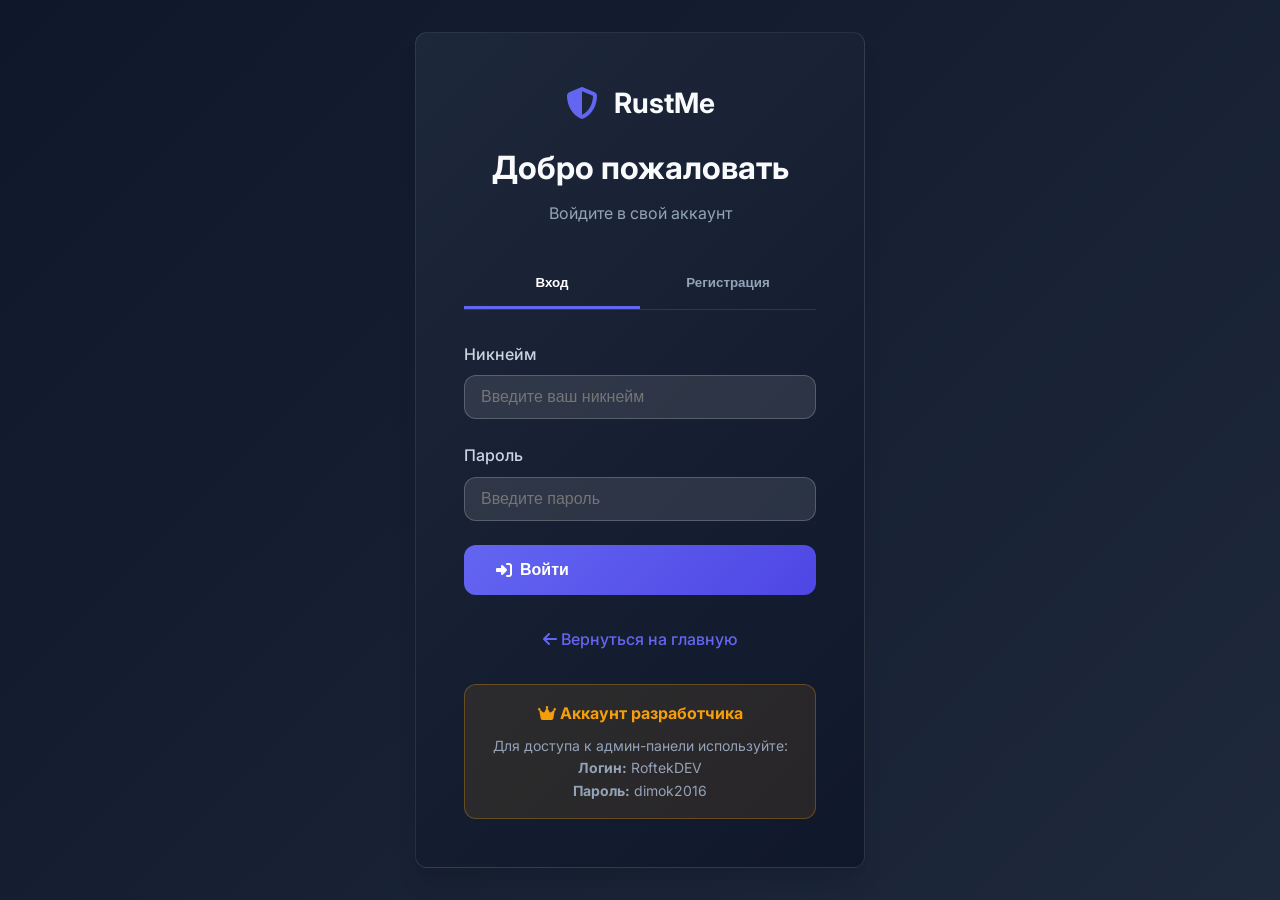
<file: adminpanel.html>
<!DOCTYPE html>
<html lang="ru">
<head>
    <meta charset="UTF-8">
    <meta name="viewport" content="width=device-width, initial-scale=1.0">
    <title>Админ-панель - RustMe Client</title>
    <link rel="stylesheet" href="https://cdnjs.cloudflare.com/ajax/libs/font-awesome/6.4.0/css/all.min.css">
    <link href="https://fonts.googleapis.com/css2?family=Inter:wght@300;400;500;600;700&display=swap" rel="stylesheet">
    <link rel="stylesheet" href="style.css">
    <style>
        .admin-container {
            min-height: 100vh;
            background: linear-gradient(135deg, #0f172a 0%, #1e293b 100%);
        }
        
        .admin-sidebar {
            position: fixed;
            left: 0;
            top: 0;
            width: 250px;
            height: 100vh;
            background: rgba(15, 23, 42, 0.95);
            border-right: 1px solid rgba(255, 255, 255, 0.1);
            padding: 2rem 1rem;
            backdrop-filter: blur(10px);
            z-index: 100;
        }
        
        .admin-header {
            padding: 1rem;
            border-bottom: 1px solid rgba(255, 255, 255, 0.1);
            margin-bottom: 2rem;
        }
        
        .admin-user {
            display: flex;
            align-items: center;
            gap: 1rem;
            margin-bottom: 2rem;
        }
        
        .admin-avatar {
            width: 50px;
            height: 50px;
            background: linear-gradient(135deg, var(--primary), var(--primary-dark));
            border-radius: 50%;
            display: flex;
            align-items: center;
            justify-content: center;
            font-size: 1.5rem;
        }
        
        .admin-info h3 {
            font-size: 1.1rem;
            font-weight: 700;
            margin-bottom: 0.25rem;
        }
        
        .admin-role {
            display: inline-flex;
            align-items: center;
            gap: 0.5rem;
            background: rgba(245, 158, 11, 0.2);
            color: #fcd34d;
            padding: 0.25rem 0.75rem;
            border-radius: 20px;
            font-size: 0.75rem;
            font-weight: 600;
        }
        
        .admin-menu {
            display: flex;
            flex-direction: column;
            gap: 0.5rem;
        }
        
        .menu-item {
            display: flex;
            align-items: center;
            gap: 1rem;
            padding: 0.875rem 1rem;
            color: #cbd5e1;
            text-decoration: none;
            border-radius: var(--radius);
            transition: var(--transition);
        }
        
        .menu-item:hover,
        .menu-item.active {
            background: rgba(99, 102, 241, 0.2);
            color: white;
        }
        
        .menu-item i {
            width: 20px;
            text-align: center;
        }
        
        .admin-main {
            margin-left: 250px;
            padding: 2rem;
        }
        
        .admin-content {
            max-width: 1200px;
            margin: 0 auto;
        }
        
        .admin-title {
            font-size: 2rem;
            font-weight: 800;
            margin-bottom: 2rem;
            display: flex;
            align-items: center;
            gap: 1rem;
        }
        
        .admin-stats {
            display: grid;
            grid-template-columns: repeat(auto-fit, minmax(200px, 1fr));
            gap: 1.5rem;
            margin-bottom: 3rem;
        }
        
        .stat-card {
            background: linear-gradient(135deg, rgba(30, 41, 59, 0.9), rgba(15, 23, 42, 0.9));
            border-radius: var(--radius);
            padding: 1.5rem;
            border: 1px solid rgba(255, 255, 255, 0.1);
        }
        
        .stat-card-header {
            display: flex;
            align-items: center;
            justify-content: space-between;
            margin-bottom: 1rem;
        }
        
        .stat-icon {
            width: 50px;
            height: 50px;
            background: rgba(99, 102, 241, 0.2);
            border-radius: 12px;
            display: flex;
            align-items: center;
            justify-content: center;
            font-size: 1.5rem;
            color: var(--primary);
        }
        
        .stat-change {
            color: var(--secondary);
            font-size: 0.875rem;
            font-weight: 600;
        }
        
        .stat-number {
            font-size: 2rem;
            font-weight: 800;
            margin-bottom: 0.25rem;
        }
        
        .stat-label {
            color: #94a3b8;
            font-size: 0.875rem;
        }
        
        .admin-section {
            background: linear-gradient(135deg, rgba(30, 41, 59, 0.9), rgba(15, 23, 42, 0.9));
            border-radius: var(--radius);
            padding: 2rem;
            margin-bottom: 2rem;
            border: 1px solid rgba(255, 255, 255, 0.1);
        }
        
        .section-header {
            display: flex;
            justify-content: space-between;
            align-items: center;
            margin-bottom: 2rem;
        }
        
        .section-title {
            font-size: 1.5rem;
            font-weight: 700;
        }
        
        .table-container {
            overflow-x: auto;
        }
        
        .admin-table {
            width: 100%;
            border-collapse: collapse;
        }
        
        .admin-table th {
            text-align: left;
            padding: 1rem;
            background: rgba(255, 255, 255, 0.05);
            color: #cbd5e1;
            font-weight: 600;
            border-bottom: 1px solid rgba(255, 255, 255, 0.1);
        }
        
        .admin-table td {
            padding: 1rem;
            border-bottom: 1px solid rgba(255, 255, 255, 0.05);
        }
        
        .role-badge {
            padding: 0.25rem 0.75rem;
            border-radius: 20px;
            font-size: 0.75rem;
            font-weight: 600;
            display: inline-flex;
            align-items: center;
            gap: 0.25rem;
        }
        
        .role-developer {
            background: rgba(245, 158, 11, 0.2);
            color: #fcd34d;
            border: 1px solid #f59e0b;
        }
        
        .role-admin {
            background: rgba(239, 68, 68, 0.2);
            color: #fca5a5;
            border: 1px solid #ef4444;
        }
        
        .role-moder {
            background: rgba(59, 130, 246, 0.2);
            color: #93c5fd;
            border: 1px solid #3b82f6;
        }
        
        .role-user {
            background: rgba(148, 163, 184, 0.2);
            color: #cbd5e1;
            border: 1px solid #94a3b8;
        }
        
        .btn-action {
            padding: 0.5rem 1rem;
            border-radius: var(--radius);
            border: none;
            font-weight: 600;
            cursor: pointer;
            transition: var(--transition);
            font-size: 0.875rem;
        }
        
        .btn-edit {
            background: rgba(59, 130, 246, 0.2);
            color: #93c5fd;
            border: 1px solid #3b82f6;
        }
        
        .btn-delete {
            background: rgba(239, 68, 68, 0.2);
            color: #fca5a5;
            border: 1px solid #ef4444;
        }
        
        .form-row {
            display: grid;
            grid-template-columns: repeat(auto-fit, minmax(200px, 1fr));
            gap: 1rem;
            margin-bottom: 1rem;
        }
        
        .form-actions {
            display: flex;
            gap: 1rem;
            justify-content: flex-end;
        }
        
        .generator-result {
            margin-top: 1.5rem;
            padding: 1rem;
            background: rgba(16, 185, 129, 0.1);
            border: 1px solid rgba(16, 185, 129, 0.3);
            border-radius: var(--radius);
            display: none;
        }
        
        .generator-result.active {
            display: block;
        }
        
        .key-display {
            font-family: monospace;
            font-size: 1.25rem;
            color: var(--secondary);
            margin: 0.5rem 0;
        }
        
        @media (max-width: 768px) {
            .admin-sidebar {
                width: 100%;
                height: auto;
                position: static;
            }
            
            .admin-main {
                margin-left: 0;
            }
        }
    </style>
</head>
<body>
    <div class="admin-container">
        <!-- Боковая панель -->
        <div class="admin-sidebar">
            <div class="admin-header">
                <div class="admin-logo">
                    <i class="fas fa-shield-alt"></i>
                    <span>RustMe Admin</span>
                </div>
            </div>
            
            <div class="admin-user">
                <div class="admin-avatar">
                    <i class="fas fa-crown"></i>
                </div>
                <div class="admin-info">
                    <h3>RoftekDEV</h3>
                    <div class="admin-role">
                        <i class="fas fa-code"></i>
                        Developer
                    </div>
                </div>
            </div>
            
            <div class="admin-menu">
                <a href="#dashboard" class="menu-item active">
                    <i class="fas fa-tachometer-alt"></i>
                    <span>Панель управления</span>
                </a>
                <a href="#users" class="menu-item">
                    <i class="fas fa-users"></i>
                    <span>Пользователи</span>
                </a>
                <a href="#generator" class="menu-item">
                    <i class="fas fa-key"></i>
                    <span>Генератор ключей</span>
                </a>
                <a href="#subscriptions" class="menu-item">
                    <i class="fas fa-crown"></i>
                    <span>Подписки</span>
                </a>
                <a href="#settings" class="menu-item">
                    <i class="fas fa-cog"></i>
                    <span>Настройки</span>
                </a>
                <a href="index.html" class="menu-item">
                    <i class="fas fa-home"></i>
                    <span>На сайт</span>
                </a>
                <a href="#" class="menu-item" onclick="logout()">
                    <i class="fas fa-sign-out-alt"></i>
                    <span>Выйти</span>
                </a>
            </div>
        </div>
        
        <!-- Основной контент -->
        <div class="admin-main">
            <div class="admin-content">
                <!-- Дашборд -->
                <div id="dashboard" class="admin-section active">
                    <h1 class="admin-title">
                        <i class="fas fa-tachometer-alt"></i>
                        Панель управления
                    </h1>
                    
                    <div class="admin-stats">
                        <div class="stat-card">
                            <div class="stat-card-header">
                                <div class="stat-icon">
                                    <i class="fas fa-users"></i>
                                </div>
                                <span class="stat-change">+12%</span>
                            </div>
                            <div class="stat-number">1,542</div>
                            <div class="stat-label">Всего пользователей</div>
                        </div>
                        
                        <div class="stat-card">
                            <div class="stat-card-header">
                                <div class="stat-icon">
                                    <i class="fas fa-crown"></i>
                                </div>
                                <span class="stat-change">+8%</span>
                            </div>
                            <div class="stat-number">893</div>
                            <div class="stat-label">Активные подписки</div>
                        </div>
                        
                        <div class="stat-card">
                            <div class="stat-card-header">
                                <div class="stat-icon">
                                    <i class="fas fa-key"></i>
                                </div>
                                <span class="stat-change">+5%</span>
                            </div>
                            <div class="stat-number">2,347</div>
                            <div class="stat-label">Сгенерировано ключей</div>
                        </div>
                        
                        <div class="stat-card">
                            <div class="stat-card-header">
                                <div class="stat-icon">
                                    <i class="fas fa-wallet"></i>
                                </div>
                                <span class="stat-change">+23%</span>
                            </div>
                            <div class="stat-number">187,450₽</div>
                            <div class="stat-label">Общий доход</div>
                        </div>
                    </div>
                    
                    <div class="section-header">
                        <h2 class="section-title">Последние активности</h2>
                    </div>
                    
                    <div class="table-container">
                        <table class="admin-table">
                            <thead>
                                <tr>
                                    <th>Пользователь</th>
                                    <th>Роль</th>
                                    <th>Действие</th>
                                    <th>Время</th>
                                </tr>
                            </thead>
                            <tbody>
                                <tr>
                                    <td>RoftekDEV</td>
                                    <td>
                                        <span class="role-badge role-developer">
                                            <i class="fas fa-code"></i> Developer
                                        </span>
                                    </td>
                                    <td>Сгенерировал 10 ключей</td>
                                    <td>2 мин назад</td>
                                </tr>
                                <tr>
                                    <td>ProPlayer</td>
                                    <td>
                                        <span class="role-badge role-admin">
                                            <i class="fas fa-user-shield"></i> НадзирательЮТ
                                        </span>
                                    </td>
                                    <td>Заблокировал пользователя</td>
                                    <td>15 мин назад</td>
                                </tr>
                                <tr>
                                    <td>StreamerGirl</td>
                                    <td>
                                        <span class="role-badge">
                                            <i class="fas fa-crown"></i> Full
                                        </span>
                                    </td>
                                    <td>Купил подписку Full</td>
                                    <td>1 час назад</td>
                                </tr>
                                <tr>
                                    <td>TestAccount</td>
                                    <td>
                                        <span class="role-badge">
                                            <i class="fas fa-vial"></i> Tester
                                        </span>
                                    </td>
                                    <td>Отправил отчет о баге</td>
                                    <td>2 часа назад</td>
                                </tr>
                            </tbody>
                        </table>
                    </div>
                </div>
                
                <!-- Пользователи -->
                <div id="users" class="admin-section" style="display: none;">
                    <div class="section-header">
                        <h2 class="section-title">Управление пользователями</h2>
                        <button class="btn btn-primary" onclick="showAddUserModal()">
                            <i class="fas fa-user-plus"></i> Добавить пользователя
                        </button>
                    </div>
                    
                    <div class="table-container">
                        <table class="admin-table">
                            <thead>
                                <tr>
                                    <th>ID</th>
                                    <th>Никнейм</th>
                                    <th>Роль</th>
                                    <th>Подписка</th>
                                    <th>Дата регистрации</th>
                                    <th>Действия</th>
                                </tr>
                            </thead>
                            <tbody id="usersTable">
                                <!-- Данные загружаются через JS -->
                            </tbody>
                        </table>
                    </div>
                </div>
                
                <!-- Генератор ключей -->
                <div id="generator" class="admin-section" style="display: none;">
                    <div class="section-header">
                        <h2 class="section-title">Генератор ключей</h2>
                    </div>
                    
                    <div class="form-row">
                        <div class="form-group">
                            <label for="keyType">Тип ключа</label>
                            <select id="keyType" class="form-input">
                                <option value="basic">Basic (99₽)</option>
                                <option value="lite">Lite (89₽)</option>
                                <option value="legit">Legit (79₽)</option>
                                <option value="full">Full (199₽)</option>
                                <option value="tester">Tester (Бесплатно)</option>
                            </select>
                        </div>
                        
                        <div class="form-group">
                            <label for="keyCount">Количество</label>
                            <input type="number" id="keyCount" class="form-input" value="1" min="1" max="100">
                        </div>
                        
                        <div class="form-group">
                            <label for="keyDays">Дней действия</label>
                            <select id="keyDays" class="form-input">
                                <option value="1">1 день</option>
                                <option value="7">7 дней</option>
                                <option value="30" selected>30 дней</option>
                                <option value="90">90 дней</option>
                                <option value="365">365 дней</option>
                            </select>
                        </div>
                    </div>
                    
                    <div class="form-actions">
                        <button class="btn btn-outline" onclick="generateSingleKey()">
                            <i class="fas fa-key"></i> Сгенерировать 1 ключ
                        </button>
                        <button class="btn btn-primary" onclick="generateMultipleKeys()">
                            <i class="fas fa-layer-group"></i> Сгенерировать несколько
                        </button>
                    </div>
                    
                    <div id="generatorResult" class="generator-result">
                        <h4><i class="fas fa-key"></i> Сгенерированные ключи:</h4>
                        <div id="keyDisplay" class="key-display"></div>
                        <button class="btn btn-outline" onclick="copyKeys()">
                            <i class="fas fa-copy"></i> Копировать
                        </button>
                    </div>
                </div>
                
                <!-- Подписки -->
                <div id="subscriptions" class="admin-section" style="display: none;">
                    <div class="section-header">
                        <h2 class="section-title">Управление подписками</h2>
                    </div>
                    
                    <div class="table-container">
                        <table class="admin-table">
                            <thead>
                                <tr>
                                    <th>Тип подписки</th>
                                    <th>Цена</th>
                                    <th>Пользователей</th>
                                    <th>Доход</th>
                                    <th>Статус</th>
                                </tr>
                            </thead>
                            <tbody>
                                <tr>
                                    <td>
                                        <i class="fas fa-crown"></i>
                                        RustMe Full
                                    </td>
                                    <td>199₽/месяц</td>
                                    <td>542</td>
                                    <td>107,858₽</td>
                                    <td>
                                        <span style="color: var(--secondary);">●</span> Активна
                                    </td>
                                </tr>
                                <tr>
                                    <td>
                                        <i class="fas fa-star"></i>
                                        RustMe Basic
                                    </td>
                                    <td>99₽/месяц</td>
                                    <td>321</td>
                                    <td>31,779₽</td>
                                    <td>
                                        <span style="color: var(--secondary);">●</span> Активна
                                    </td>
                                </tr>
                                <tr>
                                    <td>
                                        <i class="fas fa-user-secret"></i>
                                        RustMe Legit
                                    </td>
                                    <td>79₽/месяц</td>
                                    <td>198</td>
                                    <td>15,642₽</td>
                                    <td>
                                        <span style="color: var(--secondary);">●</span> Активна
                                    </td>
                                </tr>
                                <tr>
                                    <td>
                                        <i class="fas fa-bolt"></i>
                                        RustMe Lite
                                    </td>
                                    <td>89₽/месяц</td>
                                    <td>267</td>
                                    <td>23,763₽</td>
                                    <td>
                                        <span style="color: var(--secondary);">●</span> Активна
                                    </td>
                                </tr>
                                <tr>
                                    <td>
                                        <i class="fas fa-vial"></i>
                                        RustMe Tester
                                    </td>
                                    <td>Бесплатно</td>
                                    <td>89</td>
                                    <td>0₽</td>
                                    <td>
                                        <span style="color: var(--warning);">●</span> Только по инвайтам
                                    </td>
                                </tr>
                            </tbody>
                        </table>
                    </div>
                </div>
                
                <!-- Настройки -->
                <div id="settings" class="admin-section" style="display: none;">
                    <div class="section-header">
                        <h2 class="section-title">Настройки системы</h2>
                    </div>
                    
                    <div class="form-row">
                        <div class="form-group">
                            <label for="siteName">Название сайта</label>
                            <input type="text" id="siteName" class="form-input" value="RustMe Client">
                        </div>
                        
                        <div class="form-group">
                            <label for="siteUrl">URL сайта</label>
                            <input type="text" id="siteUrl" class="form-input" value="https://rustme-client.ru">
                        </div>
                    </div>
                    
                    <div class="form-group">
                        <label for="maintenance">Режим обслуживания</label>
                        <select id="maintenance" class="form-input">
                            <option value="false">Выключен</option>
                            <option value="true">Включен</option>
                        </select>
                    </div>
                    
                    <div class="form-actions">
                        <button class="btn btn-primary">
                            <i class="fas fa-save"></i> Сохранить изменения
                        </button>
                    </div>
                </div>
            </div>
        </div>
    </div>
    
    <!-- Модальное окно добавления пользователя -->
    <div class="modal" id="addUserModal">
        <div class="modal-content">
            <div class="modal-header">
                <h3>Добавить пользователя</h3>
                <button class="modal-close" onclick="closeAddUserModal()">&times;</button>
            </div>
            <div class="modal-body">
                <div class="form-group">
                    <label for="newUsername">Никнейм</label>
                    <input type="text" id="newUsername" class="form-input" placeholder="Введите никнейм">
                </div>
                
                <div class="form-group">
                    <label for="newUserRole">Роль</label>
                    <select id="newUserRole" class="form-input">
                        <option value="user">⚪ Пользователь</option>
                        <option value="tester">🧪 Tester</option>
                        <option value="basic">🔵 Basic</option>
                        <option value="lite">🟡 Lite</option>
                        <option value="legit">🟢 Legit</option>
                        <option value="full">👑 Full</option>
                        <option value="moder">⚡ Moder</option>
                        <option value="alpha">⭐ Alpha</option>
                        <option value="admin">🛡️ НадзирательЮТ</option>
                        <option value="developer">👑 Developer</option>
                    </select>
                </div>
                
                <div class="form-group">
                    <label for="newUserSubscription">Подписка</label>
                    <select id="newUserSubscription" class="form-input">
                        <option value="none">Без подписки</option>
                        <option value="tester">Tester</option>
                        <option value="basic">Basic</option>
                        <option value="lite">Lite</option>
                        <option value="legit">Legit</option>
                        <option value="full">Full</option>
                    </select>
                </div>
            </div>
            <div class="modal-footer">
                <button class="btn btn-outline" onclick="closeAddUserModal()">Отмена</button>
                <button class="btn btn-primary" onclick="addNewUser()">Добавить</button>
            </div>
        </div>
    </div>
    
    <script src="script.js"></script>
    <script>
        // Проверка авторизации
        const user = JSON.parse(localStorage.getItem('rustme_user'));
        if (!user || user.role !== 'developer') {
            window.location.href = 'login.html';
        }
        
        // Управление разделами админки
        document.querySelectorAll('.menu-item').forEach(item => {
            item.addEventListener('click', function(e) {
                if (this.getAttribute('href').startsWith('#')) {
                    e.preventDefault();
                    
                    // Убираем активный класс у всех
                    document.querySelectorAll('.menu-item').forEach(i => i.classList.remove('active'));
                    document.querySelectorAll('.admin-section').forEach(s => s.style.display = 'none');
                    
                    // Добавляем активный класс текущему
                    this.classList.add('active');
                    
                    // Показываем соответствующий раздел
                    const sectionId = this.getAttribute('href').substring(1);
                    const section = document.getElementById(sectionId);
                    if (section) {
                        section.style.display = 'block';
                    }
                }
            });
        });
        
        // Загрузка пользователей
        function loadUsers() {
            const usersTable = document.getElementById('usersTable');
            if (!usersTable) return;
            
            // Демо данные
            const users = [
                { id: 1, username: 'RoftekDEV', role: 'developer', subscription: 'full', date: '2024-01-01' },
                { id: 2, username: 'ProPlayer', role: 'admin', subscription: 'full', date: '2024-01-15' },
                { id: 3, username: 'StreamerGirl', role: 'full', subscription: 'full', date: '2024-02-01' },
                { id: 4, username: 'TestAccount', role: 'tester', subscription: 'tester', date: '2024-02-10' },
                { id: 5, username: 'NewPlayer', role: 'user', subscription: 'basic', date: '2024-02-15' }
            ];
            
            usersTable.innerHTML = users.map(user => `
                <tr>
                    <td>${user.id}</td>
                    <td>${user.username}</td>
                    <td>
                        <span class="role-badge role-${user.role}">
                            ${getRoleEmoji(user.role)} ${getRoleName(user.role)}
                        </span>
                    </td>
                    <td>${getSubscriptionName(user.subscription)}</td>
                    <td>${user.date}</td>
                    <td>
                        <button class="btn-action btn-edit" onclick="editUser(${user.id})">
                            <i class="fas fa-edit"></i>
                        </button>
                        <button class="btn-action btn-delete" onclick="deleteUser(${user.id})">
                            <i class="fas fa-trash"></i>
                        </button>
                    </td>
                </tr>
            `).join('');
        }
        
        function getRoleEmoji(role) {
            const emojis = {
                'developer': '👑',
                'admin': '🛡️',
                'alpha': '⭐',
                'moder': '⚡',
                'full': '👑',
                'tester': '🧪',
                'basic': '🔵',
                'legit': '🟢',
                'lite': '🟡',
                'user': '⚪'
            };
            return emojis[role] || '⚪';
        }
        
        function getRoleName(role) {
            const names = {
                'developer': 'Developer',
                'admin': 'НадзирательЮТ',
                'alpha': 'Alpha',
                'moder': 'Moder',
                'full': 'Full',
                'tester': 'Tester',
                'basic': 'Basic',
                'legit': 'Legit',
                'lite': 'Lite',
                'user': 'Пользователь'
            };
            return names[role] || role;
        }
        
        function getSubscriptionName(sub) {
            const names = {
                'full': 'RustMe Full',
                'basic': 'RustMe Basic',
                'legit': 'RustMe Legit',
                'lite': 'RustMe Lite',
                'tester': 'RustMe Tester',
                'none': 'Нет подписки'
            };
            return names[sub] || sub;
        }
        
        // Функции для генерации ключей
        function generateKey() {
            const chars = 'ABCDEFGHIJKLMNOPQRSTUVWXYZ0123456789';
            let key = '';
            for (let i = 0; i < 16; i++) {
                if (i > 0 && i % 4 === 0) key += '-';
                key += chars.charAt(Math.floor(Math.random() * chars.length));
            }
            return key;
        }
        
        function generateSingleKey() {
            const keyType = document.getElementById('keyType').value;
            const keyDays = document.getElementById('keyDays').value;
            
            const key = generateKey();
            const result = `${key} | ${keyType.toUpperCase()} | ${keyDays} дней`;
            
            document.getElementById('keyDisplay').textContent = result;
            document.getElementById('generatorResult').classList.add('active');
        }
        
        function generateMultipleKeys() {
            const keyType = document.getElementById('keyType').value;
            const keyCount = parseInt(document.getElementById('keyCount').value);
            const keyDays = document.getElementById('keyDays').value;
            
            let keys = [];
            for (let i = 0; i < keyCount; i++) {
                const key = generateKey();
                keys.push(`${key} | ${keyType.toUpperCase()} | ${keyDays} дней`);
            }
            
            document.getElementById('keyDisplay').textContent = keys.join('\n');
            document.getElementById('generatorResult').classList.add('active');
        }
        
        function copyKeys() {
            const text = document.getElementById('keyDisplay').textContent;
            navigator.clipboard.writeText(text).then(() => {
                alert('Ключи скопированы в буфер обмена!');
            });
        }
        
        // Управление пользователями
        function showAddUserModal() {
            document.getElementById('addUserModal').classList.add('active');
        }
        
        function closeAddUserModal() {
            document.getElementById('addUserModal').classList.remove('active');
        }
        
        function addNewUser() {
            const username = document.getElementById('newUsername').value;
            const role = document.getElementById('newUserRole').value;
            const subscription = document.getElementById('newUserSubscription').value;
            
            if (!username) {
                alert('Введите никнейм пользователя');
                return;
            }
            
            alert(`Пользователь ${username} добавлен!\nРоль: ${role}\nПодписка: ${subscription}`);
            closeAddUserModal();
            loadUsers();
        }
        
        function editUser(id) {
            alert(`Редактирование пользователя #${id}`);
        }
        
        function deleteUser(id) {
            if (confirm('Вы уверены, что хотите удалить этого пользователя?')) {
                alert(`Пользователь #${id} удален`);
                loadUsers();
            }
        }
        
        // Инициализация
        document.addEventListener('DOMContentLoaded', function() {
            loadUsers();
            
            // Загрузка демо данных
            if (!localStorage.getItem('rustme_demo_data')) {
                // Создаем демо данные
                localStorage.setItem('rustme_demo_data', 'true');
            }
        });
    </script>
</body>
</html>
</file>
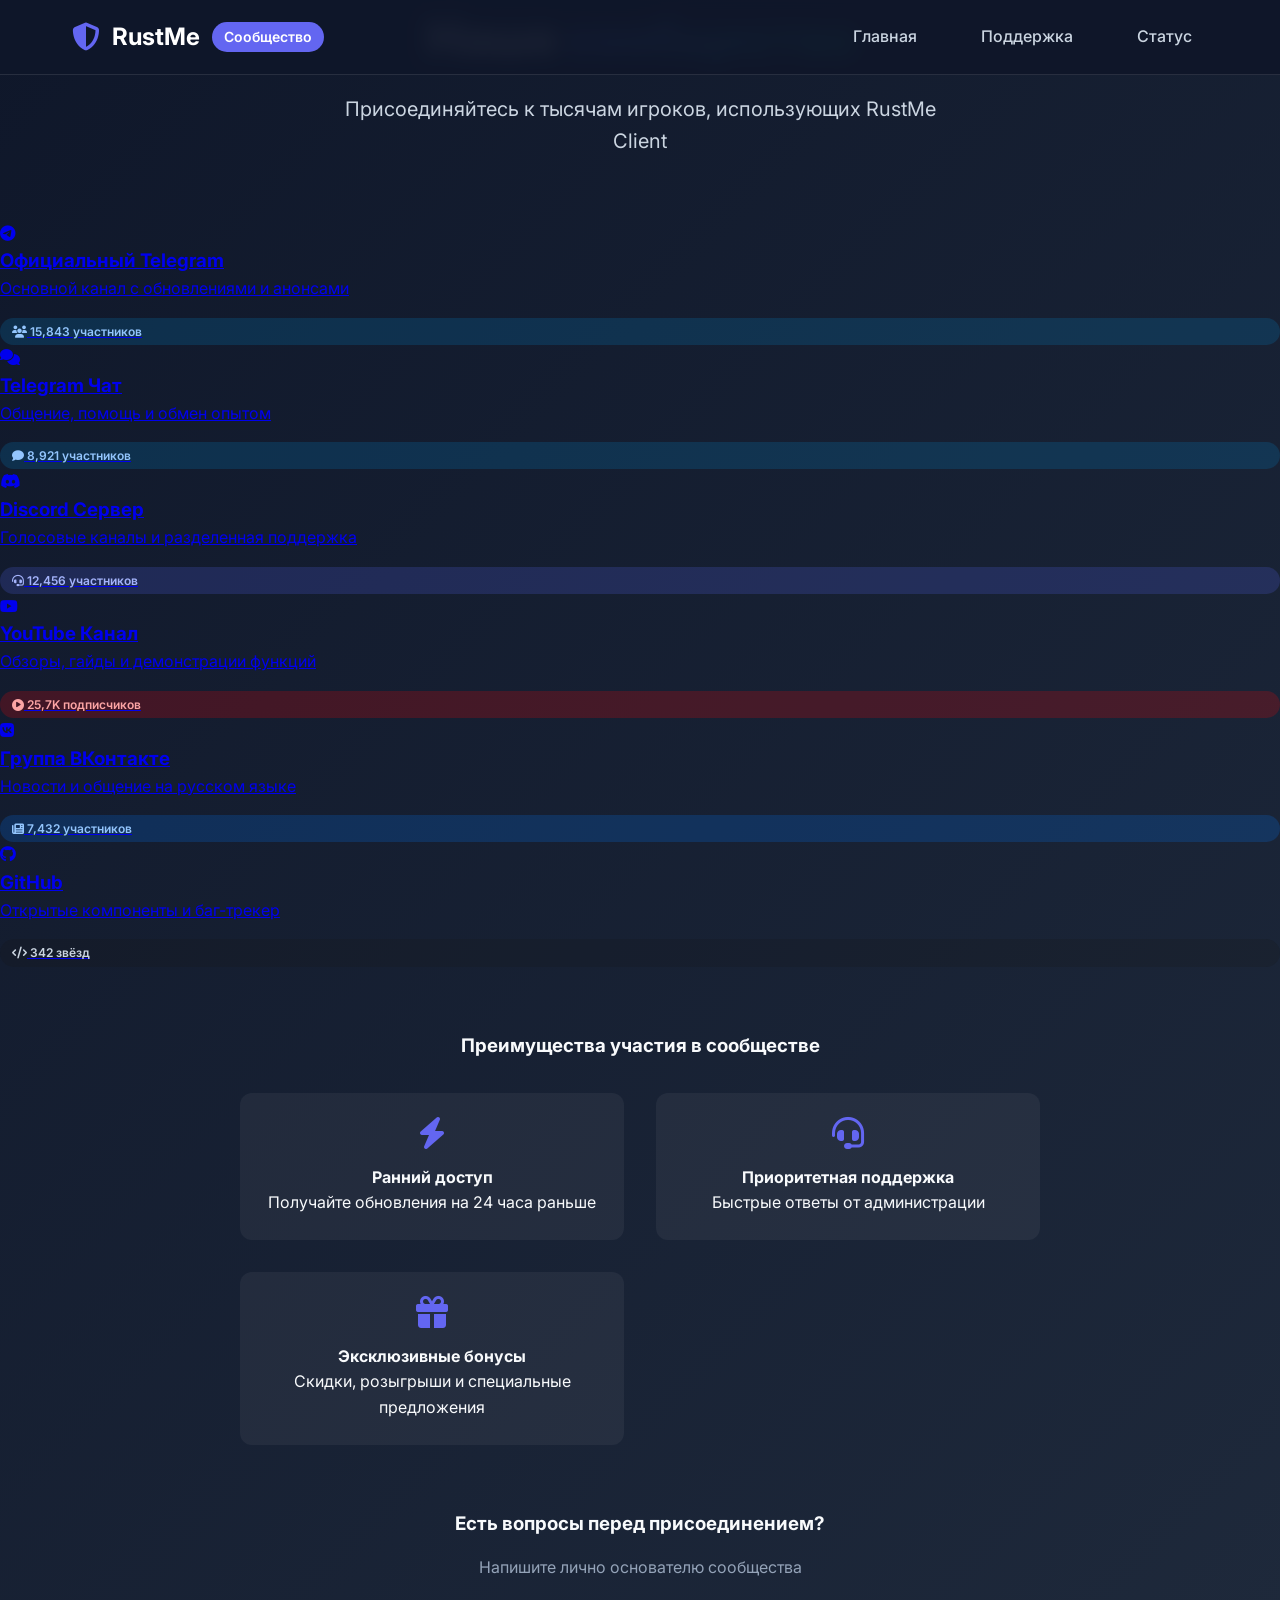
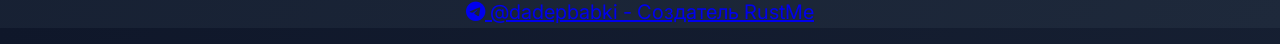
<file: community.html>
<!DOCTYPE html>
<html lang="ru">
<head>
    <meta charset="UTF-8">
    <meta name="viewport" content="width=device-width, initial-scale=1.0">
    <title>Сообщество - RustMe Client</title>
    <link rel="stylesheet" href="https://cdnjs.cloudflare.com/ajax/libs/font-awesome/6.4.0/css/all.min.css">
    <link href="https://fonts.googleapis.com/css2?family=Inter:wght@300;400;500;600;700;800&display=swap" rel="stylesheet">
    <link rel="stylesheet" href="style.css">
</head>
<body>
    <!-- Навигация -->
    <nav class="navbar">
        <div class="nav-container">
            <div class="nav-logo">
                <i class="fas fa-shield-alt"></i>
                <span>RustMe</span>
                <span class="logo-badge">Сообщество</span>
            </div>
            
            <div class="nav-links">
                <a href="index.html" class="nav-link">Главная</a>
                <a href="support.html" class="nav-link">Поддержка</a>
                <a href="status.html" class="nav-link">Статус</a>
            </div>
            
            <button class="nav-toggle">
                <i class="fas fa-bars"></i>
            </button>
        </div>
    </nav>

    <section class="community-section">
        <div class="section-header">
            <h1 class="section-title">Наше <span class="gradient-text">сообщество</span></h1>
            <p class="section-subtitle">Присоединяйтесь к тысячам игроков, использующих RustMe Client</p>
        </div>
        
        <div class="community-links">
            <a href="https://t.me/rustme_official" target="_blank" class="community-link">
                <i class="fab fa-telegram"></i>
                <h3>Официальный Telegram</h3>
                <p>Основной канал с обновлениями и анонсами</p>
                <div class="role-badge" style="background: rgba(0, 136, 204, 0.2); color: #93c5fd; margin-top: 1rem;">
                    <i class="fas fa-users"></i> 15,843 участников
                </div>
            </a>
            
            <a href="https://t.me/rustme_chat" target="_blank" class="community-link">
                <i class="fas fa-comments"></i>
                <h3>Telegram Чат</h3>
                <p>Общение, помощь и обмен опытом</p>
                <div class="role-badge" style="background: rgba(0, 136, 204, 0.2); color: #93c5fd; margin-top: 1rem;">
                    <i class="fas fa-comment"></i> 8,921 участников
                </div>
            </a>
            
            <a href="https://discord.gg/rustme" target="_blank" class="community-link">
                <i class="fab fa-discord"></i>
                <h3>Discord Сервер</h3>
                <p>Голосовые каналы и разделенная поддержка</p>
                <div class="role-badge" style="background: rgba(88, 101, 242, 0.2); color: #a5b4fc; margin-top: 1rem;">
                    <i class="fas fa-headset"></i> 12,456 участников
                </div>
            </a>
            
            <a href="https://www.youtube.com/@rustme" target="_blank" class="community-link">
                <i class="fab fa-youtube"></i>
                <h3>YouTube Канал</h3>
                <p>Обзоры, гайды и демонстрации функций</p>
                <div class="role-badge" style="background: rgba(255, 0, 0, 0.2); color: #fca5a5; margin-top: 1rem;">
                    <i class="fas fa-play-circle"></i> 25,7K подписчиков
                </div>
            </a>
            
            <a href="https://vk.com/rustme" target="_blank" class="community-link">
                <i class="fab fa-vk"></i>
                <h3>Группа ВКонтакте</h3>
                <p>Новости и общение на русском языке</p>
                <div class="role-badge" style="background: rgba(0, 119, 255, 0.2); color: #93c5fd; margin-top: 1rem;">
                    <i class="fas fa-newspaper"></i> 7,432 участников
                </div>
            </a>
            
            <a href="https://github.com/rustme" target="_blank" class="community-link">
                <i class="fab fa-github"></i>
                <h3>GitHub</h3>
                <p>Открытые компоненты и баг-трекер</p>
                <div class="role-badge" style="background: rgba(24, 23, 23, 0.2); color: #cbd5e1; margin-top: 1rem;">
                    <i class="fas fa-code"></i> 342 звёзд
                </div>
            </a>
        </div>
        
        <div style="text-align: center; margin-top: 4rem;">
            <h3>Преимущества участия в сообществе</h3>
            <div style="max-width: 800px; margin: 2rem auto; display: grid; grid-template-columns: repeat(auto-fit, minmax(250px, 1fr)); gap: 2rem;">
                <div style="padding: 1.5rem; background: rgba(255,255,255,0.05); border-radius: var(--radius);">
                    <i class="fas fa-bolt" style="color: var(--primary); font-size: 2rem; margin-bottom: 1rem;"></i>
                    <h4>Ранний доступ</h4>
                    <p>Получайте обновления на 24 часа раньше</p>
                </div>
                <div style="padding: 1.5rem; background: rgba(255,255,255,0.05); border-radius: var(--radius);">
                    <i class="fas fa-headset" style="color: var(--primary); font-size: 2rem; margin-bottom: 1rem;"></i>
                    <h4>Приоритетная поддержка</h4>
                    <p>Быстрые ответы от администрации</p>
                </div>
                <div style="padding: 1.5rem; background: rgba(255,255,255,0.05); border-radius: var(--radius);">
                    <i class="fas fa-gift" style="color: var(--primary); font-size: 2rem; margin-bottom: 1rem;"></i>
                    <h4>Эксклюзивные бонусы</h4>
                    <p>Скидки, розыгрыши и специальные предложения</p>
                </div>
            </div>
        </div>
        
        <div style="text-align: center; margin-top: 4rem;">
            <h3>Есть вопросы перед присоединением?</h3>
            <p style="margin: 1rem 0; color: #94a3b8;">Напишите лично основателю сообщества</p>
            <a href="https://t.me/dadepbabki" target="_blank" class="telegram-link" style="font-size: 1.25rem; padding: 1.25rem 2.5rem;">
                <i class="fab fa-telegram"></i> @dadepbabki - Создатель RustMe
            </a>
        </div>
    </section>
</body>
</html>
</file>
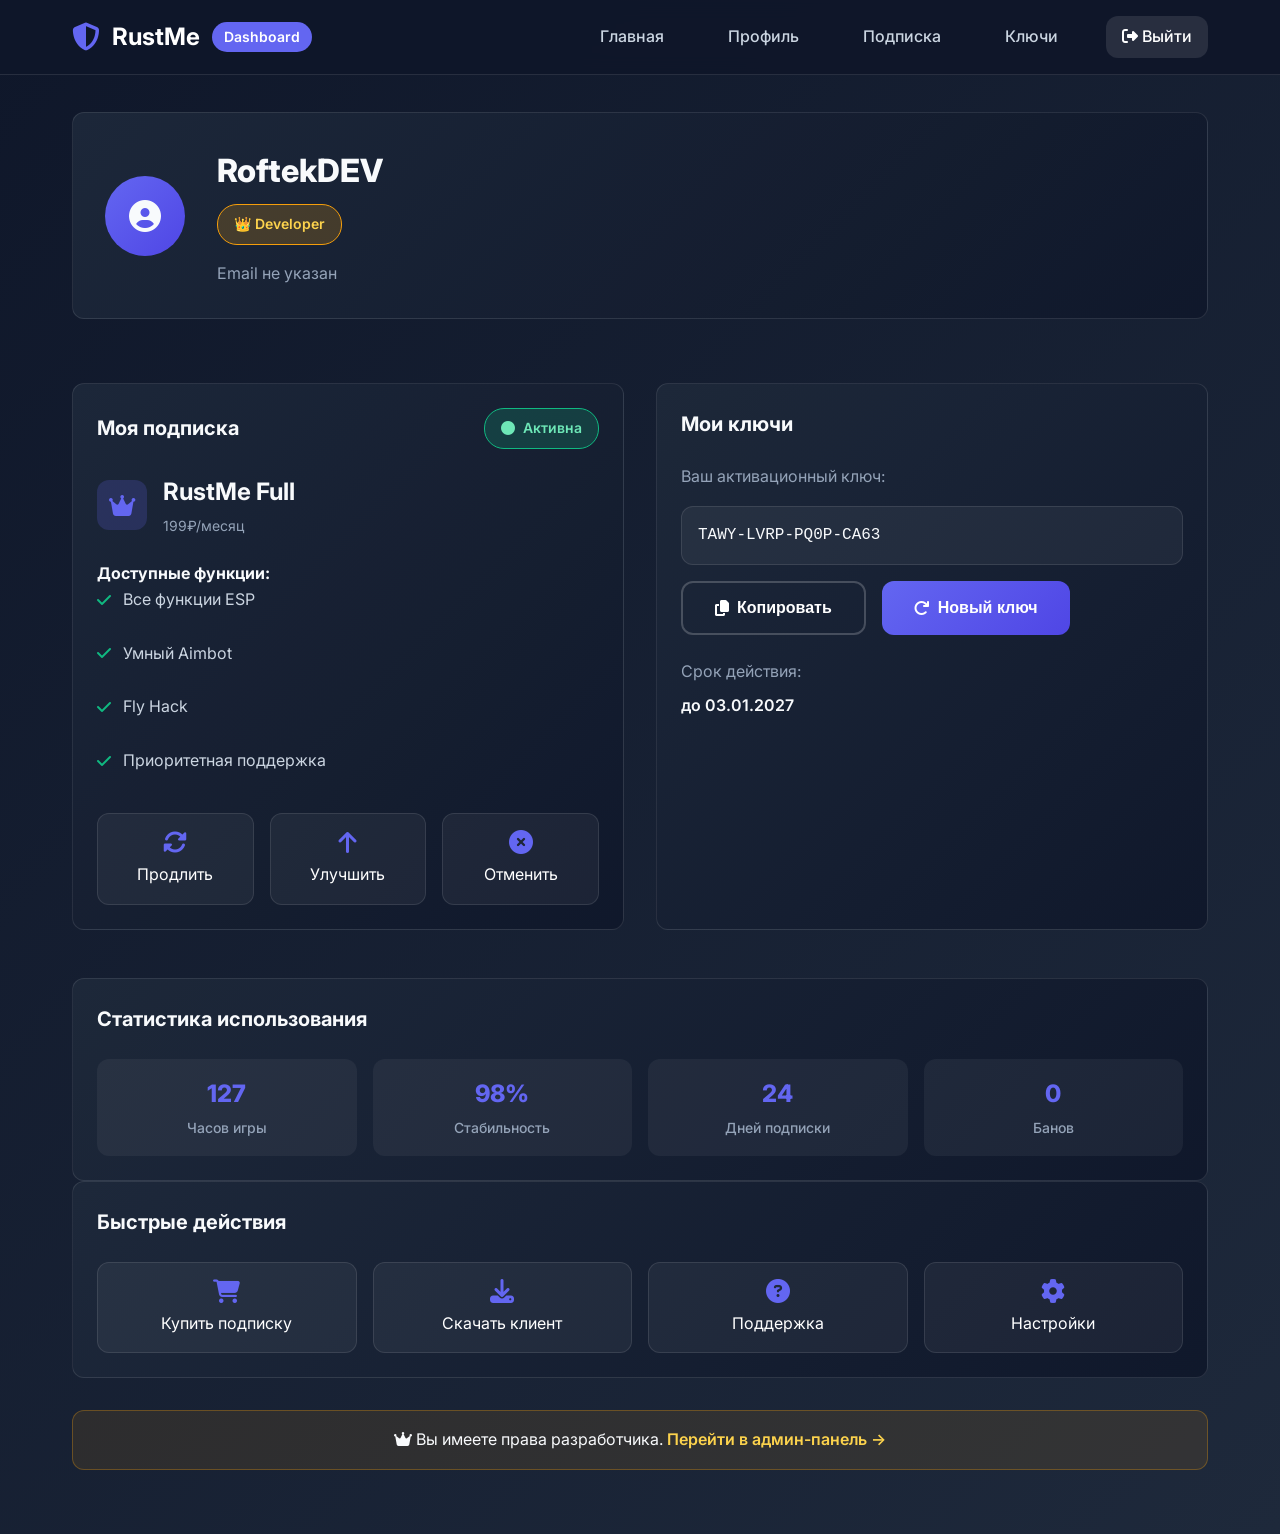
<file: dashboard.html>
<!DOCTYPE html>
<html lang="ru">
<head>
    <meta charset="UTF-8">
    <meta name="viewport" content="width=device-width, initial-scale=1.0">
    <title>Личный кабинет - RustMe Client</title>
    <link rel="stylesheet" href="https://cdnjs.cloudflare.com/ajax/libs/font-awesome/6.4.0/css/all.min.css">
    <link href="https://fonts.googleapis.com/css2?family=Inter:wght@300;400;500;600;700&display=swap" rel="stylesheet">
    <link rel="stylesheet" href="style.css">
    <style>
        .dashboard-container {
            min-height: 100vh;
            background: linear-gradient(135deg, #0f172a 0%, #1e293b 100%);
            padding-top: 80px;
        }
        
        .dashboard-header {
            max-width: 1200px;
            margin: 0 auto;
            padding: 2rem;
        }
        
        .user-profile {
            background: linear-gradient(135deg, rgba(30, 41, 59, 0.9), rgba(15, 23, 42, 0.9));
            border-radius: var(--radius);
            padding: 2rem;
            display: flex;
            align-items: center;
            gap: 2rem;
            border: 1px solid rgba(255, 255, 255, 0.1);
            margin-bottom: 2rem;
        }
        
        .user-avatar {
            width: 80px;
            height: 80px;
            background: linear-gradient(135deg, var(--primary), var(--primary-dark));
            border-radius: 50%;
            display: flex;
            align-items: center;
            justify-content: center;
            font-size: 2rem;
        }
        
        .user-info h2 {
            font-size: 2rem;
            font-weight: 800;
            margin-bottom: 0.5rem;
        }
        
        .user-role {
            display: inline-flex;
            align-items: center;
            gap: 0.5rem;
            padding: 0.5rem 1rem;
            border-radius: 20px;
            font-weight: 600;
            font-size: 0.875rem;
            margin-bottom: 1rem;
        }
        
        .role-developer {
            background: rgba(245, 158, 11, 0.2);
            color: #fcd34d;
            border: 1px solid #f59e0b;
        }
        
        .dashboard-content {
            max-width: 1200px;
            margin: 0 auto;
            padding: 0 2rem 4rem;
        }
        
        .dashboard-grid {
            display: grid;
            grid-template-columns: repeat(auto-fit, minmax(300px, 1fr));
            gap: 2rem;
            margin-bottom: 3rem;
        }
        
        .dashboard-card {
            background: linear-gradient(135deg, rgba(30, 41, 59, 0.9), rgba(15, 23, 42, 0.9));
            border-radius: var(--radius);
            padding: 1.5rem;
            border: 1px solid rgba(255, 255, 255, 0.1);
        }
        
        .card-header {
            display: flex;
            align-items: center;
            justify-content: space-between;
            margin-bottom: 1.5rem;
        }
        
        .card-title {
            font-size: 1.25rem;
            font-weight: 700;
        }
        
        .subscription-status {
            display: inline-flex;
            align-items: center;
            gap: 0.5rem;
            padding: 0.5rem 1rem;
            border-radius: 20px;
            font-weight: 600;
            font-size: 0.875rem;
        }
        
        .status-active {
            background: rgba(16, 185, 129, 0.2);
            color: #6ee7b7;
            border: 1px solid var(--secondary);
        }
        
        .status-inactive {
            background: rgba(239, 68, 68, 0.2);
            color: #fca5a5;
            border: 1px solid var(--danger);
        }
        
        .subscription-info {
            display: flex;
            align-items: center;
            gap: 1rem;
            margin-bottom: 1rem;
        }
        
        .subscription-icon {
            width: 50px;
            height: 50px;
            background: rgba(99, 102, 241, 0.2);
            border-radius: 12px;
            display: flex;
            align-items: center;
            justify-content: center;
            font-size: 1.5rem;
            color: var(--primary);
        }
        
        .subscription-details h3 {
            font-size: 1.5rem;
            font-weight: 700;
            margin-bottom: 0.25rem;
        }
        
        .subscription-price {
            color: #94a3b8;
            font-size: 0.875rem;
        }
        
        .subscription-features {
            margin-top: 1.5rem;
        }
        
        .feature-list {
            display: flex;
            flex-direction: column;
            gap: 0.75rem;
        }
        
        .feature-item {
            display: flex;
            align-items: center;
            gap: 0.75rem;
        }
        
        .feature-item i {
            color: var(--secondary);
        }
        
        .key-section {
            margin-top: 1.5rem;
        }
        
        .key-display {
            background: rgba(255, 255, 255, 0.05);
            border: 1px solid rgba(255, 255, 255, 0.1);
            border-radius: var(--radius);
            padding: 1rem;
            font-family: monospace;
            font-size: 1rem;
            margin-bottom: 1rem;
            word-break: break-all;
        }
        
        .btn-group {
            display: flex;
            gap: 1rem;
        }
        
        .statistics-grid {
            display: grid;
            grid-template-columns: repeat(auto-fit, minmax(200px, 1fr));
            gap: 1rem;
            margin-top: 1rem;
        }
        
        .stat-item {
            text-align: center;
            padding: 1rem;
            background: rgba(255, 255, 255, 0.05);
            border-radius: var(--radius);
        }
        
        .stat-value {
            font-size: 1.5rem;
            font-weight: 800;
            color: var(--primary);
            margin-bottom: 0.25rem;
        }
        
        .stat-label {
            color: #94a3b8;
            font-size: 0.875rem;
        }
        
        .quick-actions {
            display: grid;
            grid-template-columns: repeat(auto-fit, minmax(150px, 1fr));
            gap: 1rem;
            margin-top: 1.5rem;
        }
        
        .action-btn {
            padding: 1rem;
            background: rgba(255, 255, 255, 0.05);
            border: 1px solid rgba(255, 255, 255, 0.1);
            border-radius: var(--radius);
            color: white;
            text-decoration: none;
            text-align: center;
            transition: var(--transition);
            display: flex;
            flex-direction: column;
            align-items: center;
            gap: 0.5rem;
        }
        
        .action-btn:hover {
            background: rgba(99, 102, 241, 0.2);
            border-color: var(--primary);
            transform: translateY(-2px);
        }
        
        .action-btn i {
            font-size: 1.5rem;
            color: var(--primary);
        }
        
        .admin-notice {
            background: rgba(245, 158, 11, 0.1);
            border: 1px solid rgba(245, 158, 11, 0.3);
            border-radius: var(--radius);
            padding: 1rem;
            margin-top: 2rem;
            text-align: center;
        }
        
        .admin-notice a {
            color: #fcd34d;
            text-decoration: none;
            font-weight: 600;
        }
        
        .admin-notice a:hover {
            text-decoration: underline;
        }
    </style>
</head>
<body>
    <!-- Навигация -->
    <nav class="navbar">
        <div class="nav-container">
            <div class="nav-logo">
                <i class="fas fa-shield-alt"></i>
                <span>RustMe</span>
                <span class="logo-badge">Dashboard</span>
            </div>
            
            <div class="nav-links">
                <a href="index.html" class="nav-link">Главная</a>
                <a href="#profile" class="nav-link active">Профиль</a>
                <a href="#subscription" class="nav-link">Подписка</a>
                <a href="#keys" class="nav-link">Ключи</a>
                <a href="#" class="nav-link" onclick="logout()">
                    <i class="fas fa-sign-out-alt"></i> Выйти
                </a>
            </div>
            
            <button class="nav-toggle">
                <i class="fas fa-bars"></i>
            </button>
        </div>
    </nav>

    <div class="dashboard-container">
        <div class="dashboard-header">
            <div class="user-profile">
                <div class="user-avatar">
                    <i class="fas fa-user-circle"></i>
                </div>
                <div class="user-info">
                    <h2 id="dashboardUsername">Загрузка...</h2>
                    <div id="userRoleBadge" class="user-role role-developer">
                        <i class="fas fa-user"></i> Загрузка...
                    </div>
                    <p id="userEmail" style="color: #94a3b8;">Загрузка...</p>
                </div>
            </div>
        </div>
        
        <div class="dashboard-content">
            <div class="dashboard-grid">
                <!-- Подписка -->
                <div class="dashboard-card">
                    <div class="card-header">
                        <h3 class="card-title">Моя подписка</h3>
                        <div id="subscriptionStatus" class="subscription-status status-active">
                            <i class="fas fa-circle"></i> Активна
                        </div>
                    </div>
                    
                    <div class="subscription-info">
                        <div class="subscription-icon">
                            <i class="fas fa-crown"></i>
                        </div>
                        <div class="subscription-details">
                            <h3 id="subscriptionName">RustMe Full</h3>
                            <p class="subscription-price" id="subscriptionPrice">199₽/месяц</p>
                        </div>
                    </div>
                    
                    <div class="subscription-features">
                        <h4>Доступные функции:</h4>
                        <div class="feature-list" id="subscriptionFeatures">
                            <!-- Заполняется через JS -->
                        </div>
                    </div>
                    
                    <div class="quick-actions">
                        <a href="#renew" class="action-btn">
                            <i class="fas fa-sync-alt"></i>
                            <span>Продлить</span>
                        </a>
                        <a href="#upgrade" class="action-btn">
                            <i class="fas fa-arrow-up"></i>
                            <span>Улучшить</span>
                        </a>
                        <a href="#cancel" class="action-btn">
                            <i class="fas fa-times-circle"></i>
                            <span>Отменить</span>
                        </a>
                    </div>
                </div>
                
                <!-- Ключи -->
                <div class="dashboard-card">
                    <div class="card-header">
                        <h3 class="card-title">Мои ключи</h3>
                    </div>
                    
                    <div class="key-section">
                        <p style="margin-bottom: 1rem; color: #94a3b8;">Ваш активационный ключ:</p>
                        <div class="key-display" id="userKey">
                            XXXX-XXXX-XXXX-XXXX
                        </div>
                        <div class="btn-group">
                            <button class="btn btn-outline" onclick="copyKey()">
                                <i class="fas fa-copy"></i> Копировать
                            </button>
                            <button class="btn btn-primary" onclick="generateNewKey()">
                                <i class="fas fa-redo"></i> Новый ключ
                            </button>
                        </div>
                    </div>
                    
                    <div style="margin-top: 1.5rem;">
                        <p style="color: #94a3b8; margin-bottom: 0.5rem;">Срок действия:</p>
                        <p style="font-weight: 600;" id="keyExpiry">до 15.03.2024</p>
                    </div>
                </div>
            </div>
            
            <!-- Статистика -->
            <div class="dashboard-card">
                <div class="card-header">
                    <h3 class="card-title">Статистика использования</h3>
                </div>
                
                <div class="statistics-grid">
                    <div class="stat-item">
                        <div class="stat-value">127</div>
                        <div class="stat-label">Часов игры</div>
                    </div>
                    <div class="stat-item">
                        <div class="stat-value">98%</div>
                        <div class="stat-label">Стабильность</div>
                    </div>
                    <div class="stat-item">
                        <div class="stat-value">24</div>
                        <div class="stat-label">Дней подписки</div>
                    </div>
                    <div class="stat-item">
                        <div class="stat-value">0</div>
                        <div class="stat-label">Банов</div>
                    </div>
                </div>
            </div>
            
            <!-- Быстрые действия -->
            <div class="dashboard-card">
                <div class="card-header">
                    <h3 class="card-title">Быстрые действия</h3>
                </div>
                
                <div class="quick-actions">
                    <a href="index.html#mods" class="action-btn">
                        <i class="fas fa-shopping-cart"></i>
                        <span>Купить подписку</span>
                    </a>
                    <a href="#" class="action-btn">
                        <i class="fas fa-download"></i>
                        <span>Скачать клиент</span>
                    </a>
                    <a href="#" class="action-btn">
                        <i class="fas fa-question-circle"></i>
                        <span>Поддержка</span>
                    </a>
                    <a href="#" class="action-btn">
                        <i class="fas fa-cog"></i>
                        <span>Настройки</span>
                    </a>
                </div>
            </div>
            
            <!-- Уведомление для админа -->
            <div id="adminNotice" class="admin-notice" style="display: none;">
                <p><i class="fas fa-crown"></i> Вы имеете права разработчика. <a href="admin-panel.html">Перейти в админ-панель →</a></p>
            </div>
        </div>
    </div>

    <script src="script.js"></script>
    <script>
        // Загрузка данных пользователя
        document.addEventListener('DOMContentLoaded', function() {
            const user = JSON.parse(localStorage.getItem('rustme_user'));
            
            if (!user) {
                window.location.href = 'login.html';
                return;
            }
            
            // Обновляем интерфейс
            document.getElementById('dashboardUsername').textContent = user.username;
            document.getElementById('userEmail').textContent = user.email || 'Email не указан';
            
            // Устанавливаем роль
            const roleBadge = document.getElementById('userRoleBadge');
            roleBadge.className = `user-role role-${user.role}`;
            roleBadge.innerHTML = `${getRoleEmoji(user.role)} ${getRoleName(user.role)}`;
            
            // Устанавливаем подписку
            const subscription = user.subscriptions && user.subscriptions.length > 0 ? user.subscriptions[0] : 'none';
            updateSubscriptionInfo(subscription);
            
            // Показываем уведомление для разработчика
            if (user.role === 'developer') {
                document.getElementById('adminNotice').style.display = 'block';
            }
            
            // Генерируем демо ключ
            generateDemoKey();
        });
        
        function getRoleEmoji(role) {
            const emojis = {
                'developer': '👑',
                'admin': '🛡️',
                'alpha': '⭐',
                'moder': '⚡',
                'full': '👑',
                'tester': '🧪',
                'basic': '🔵',
                'legit': '🟢',
                'lite': '🟡',
                'user': '⚪'
            };
            return emojis[role] || '⚪';
        }
        
        function getRoleName(role) {
            const names = {
                'developer': 'Developer',
                'admin': 'НадзирательЮТ',
                'alpha': 'Alpha',
                'moder': 'Moder',
                'full': 'Full',
                'tester': 'Tester',
                'basic': 'Basic',
                'legit': 'Legit',
                'lite': 'Lite',
                'user': 'Пользователь'
            };
            return names[role] || role;
        }
        
        function updateSubscriptionInfo(subscription) {
            const subscriptionInfo = {
                'full': {
                    name: 'RustMe Full',
                    price: '199₽/месяц',
                    features: ['Все функции ESP', 'Умный Aimbot', 'Fly Hack', 'Приоритетная поддержка'],
                    status: 'active'
                },
                'basic': {
                    name: 'RustMe Basic',
                    price: '99₽/месяц',
                    features: ['Only ESP', 'Фильтры предметов', 'Радар'],
                    status: 'active'
                },
                'legit': {
                    name: 'RustMe Legit',
                    price: '79₽/месяц',
                    features: ['Only Chams', 'Bind H', 'Скрытый интерфейс', 'Анти-репорт'],
                    status: 'active'
                },
                'lite': {
                    name: 'RustMe Lite',
                    price: '89₽/месяц',
                    features: ['No Recoil', 'ESP Basic', 'Авто-сбор', 'Быстрые стройки'],
                    status: 'active'
                },
                'tester': {
                    name: 'RustMe Tester',
                    price: 'Бесплатно',
                    features: ['Only ESP', 'Тестовый доступ', 'Отчеты о багах'],
                    status: 'active'
                },
                'none': {
                    name: 'Нет подписки',
                    price: '0₽/месяц',
                    features: ['Доступ к базовым функциям отсутствует'],
                    status: 'inactive'
                }
            };
            
            const info = subscriptionInfo[subscription] || subscriptionInfo.none;
            
            document.getElementById('subscriptionName').textContent = info.name;
            document.getElementById('subscriptionPrice').textContent = info.price;
            
            const statusEl = document.getElementById('subscriptionStatus');
            statusEl.className = `subscription-status status-${info.status}`;
            statusEl.innerHTML = `<i class="fas fa-circle"></i> ${info.status === 'active' ? 'Активна' : 'Неактивна'}`;
            
            const featuresList = document.getElementById('subscriptionFeatures');
            featuresList.innerHTML = info.features.map(feature => `
                <div class="feature-item">
                    <i class="fas fa-check"></i>
                    <span>${feature}</span>
                </div>
            `).join('');
        }
        
        function generateDemoKey() {
            const chars = 'ABCDEFGHIJKLMNOPQRSTUVWXYZ0123456789';
            let key = '';
            for (let i = 0; i < 16; i++) {
                if (i > 0 && i % 4 === 0) key += '-';
                key += chars.charAt(Math.floor(Math.random() * chars.length));
            }
            document.getElementById('userKey').textContent = key;
            
            // Устанавливаем дату истечения (через 30 дней)
            const expiryDate = new Date();
            expiryDate.setDate(expiryDate.getDate() + 30);
            document.getElementById('keyExpiry').textContent = `до ${expiryDate.toLocaleDateString('ru-RU')}`;
        }
        
        function copyKey() {
            const key = document.getElementById('userKey').textContent;
            navigator.clipboard.writeText(key).then(() => {
                alert('Ключ скопирован в буфер обмена!');
            });
        }
        
        function generateNewKey() {
            if (confirm('Генерация нового ключа деактивирует старый. Продолжить?')) {
                generateDemoKey();
                alert('Новый ключ сгенерирован!');
            }
        }
    </script>
</body>
</html>
</file>
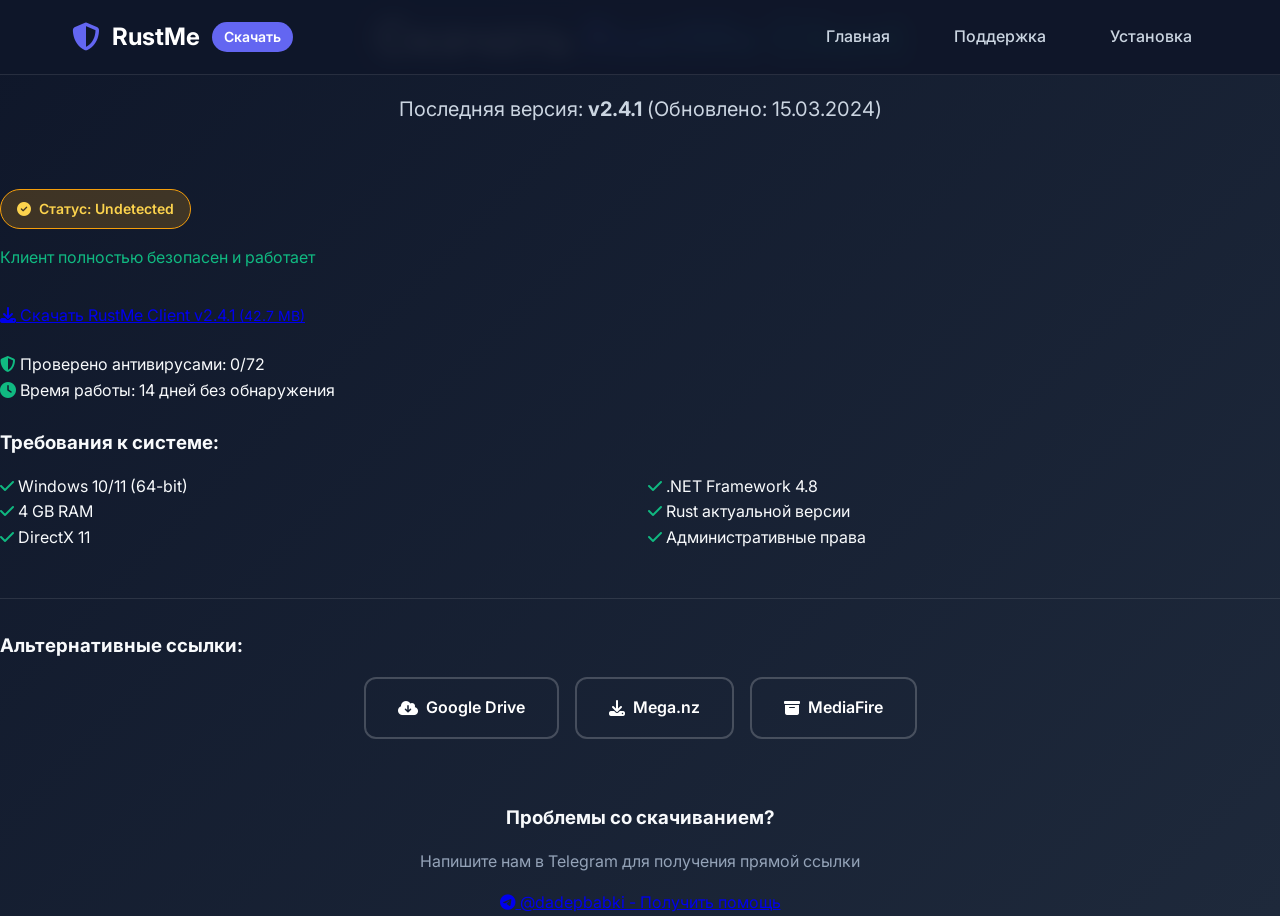
<file: donwload.html>
<!DOCTYPE html>
<html lang="ru">
<head>
    <meta charset="UTF-8">
    <meta name="viewport" content="width=device-width, initial-scale=1.0">
    <title>Скачать RustMe Client</title>
    <link rel="stylesheet" href="https://cdnjs.cloudflare.com/ajax/libs/font-awesome/6.4.0/css/all.min.css">
    <link href="https://fonts.googleapis.com/css2?family=Inter:wght@300;400;500;600;700;800&display=swap" rel="stylesheet">
    <link rel="stylesheet" href="style.css">
</head>
<body>
    <!-- Навигация -->
    <nav class="navbar">
        <div class="nav-container">
            <div class="nav-logo">
                <i class="fas fa-shield-alt"></i>
                <span>RustMe</span>
                <span class="logo-badge">Скачать</span>
            </div>
            
            <div class="nav-links">
                <a href="index.html" class="nav-link">Главная</a>
                <a href="support.html" class="nav-link">Поддержка</a>
                <a href="install.html" class="nav-link">Установка</a>
            </div>
            
            <button class="nav-toggle">
                <i class="fas fa-bars"></i>
            </button>
        </div>
    </nav>

    <section class="download-section">
        <div class="download-box">
            <div class="section-header">
                <h1 class="section-title">Скачать <span class="gradient-text">RustMe Client</span></h1>
                <p class="section-subtitle">Последняя версия: <strong>v2.4.1</strong> (Обновлено: 15.03.2024)</p>
            </div>
            
            <div style="margin: 2rem 0;">
                <div class="mod-badge full" style="display: inline-flex; margin-bottom: 1rem;">
                    <i class="fas fa-check-circle"></i>
                    Статус: Undetected
                </div>
                <p style="color: var(--secondary);">Клиент полностью безопасен и работает</p>
            </div>
            
            <a href="https://rustme-client.ru/download/RustMe_Client_v2.4.1.exe" class="download-btn">
                <i class="fas fa-download"></i>
                Скачать RustMe Client v2.4.1
                <small style="font-size: 0.875rem;">(42.7 MB)</small>
            </a>
            
            <div style="margin: 1.5rem 0;">
                <p><i class="fas fa-shield-alt" style="color: var(--secondary);"></i> Проверено антивирусами: 0/72</p>
                <p><i class="fas fa-clock" style="color: var(--secondary);"></i> Время работы: 14 дней без обнаружения</p>
            </div>
            
            <div class="requirements">
                <h3>Требования к системе:</h3>
                <div style="display: grid; grid-template-columns: 1fr 1fr; gap: 1rem; margin-top: 1rem;">
                    <div>
                        <p><i class="fas fa-check" style="color: var(--secondary);"></i> Windows 10/11 (64-bit)</p>
                        <p><i class="fas fa-check" style="color: var(--secondary);"></i> 4 GB RAM</p>
                        <p><i class="fas fa-check" style="color: var(--secondary);"></i> DirectX 11</p>
                    </div>
                    <div>
                        <p><i class="fas fa-check" style="color: var(--secondary);"></i> .NET Framework 4.8</p>
                        <p><i class="fas fa-check" style="color: var(--secondary);"></i> Rust актуальной версии</p>
                        <p><i class="fas fa-check" style="color: var(--secondary);"></i> Административные права</p>
                    </div>
                </div>
            </div>
            
            <div style="margin-top: 3rem; padding-top: 2rem; border-top: 1px solid rgba(255,255,255,0.1);">
                <h3>Альтернативные ссылки:</h3>
                <div style="display: flex; gap: 1rem; justify-content: center; margin-top: 1rem; flex-wrap: wrap;">
                    <a href="#" class="btn btn-outline">
                        <i class="fas fa-cloud-download-alt"></i> Google Drive
                    </a>
                    <a href="#" class="btn btn-outline">
                        <i class="fas fa-download"></i> Mega.nz
                    </a>
                    <a href="#" class="btn btn-outline">
                        <i class="fas fa-archive"></i> MediaFire
                    </a>
                </div>
            </div>
        </div>
        
        <div style="text-align: center; margin-top: 4rem;">
            <h3>Проблемы со скачиванием?</h3>
            <p style="margin: 1rem 0; color: #94a3b8;">Напишите нам в Telegram для получения прямой ссылки</p>
            <a href="https://t.me/dadepbabki" target="_blank" class="telegram-link">
                <i class="fab fa-telegram"></i> @dadepbabki - Получить помощь
            </a>
        </div>
    </section>
</body>
</html>
</file>
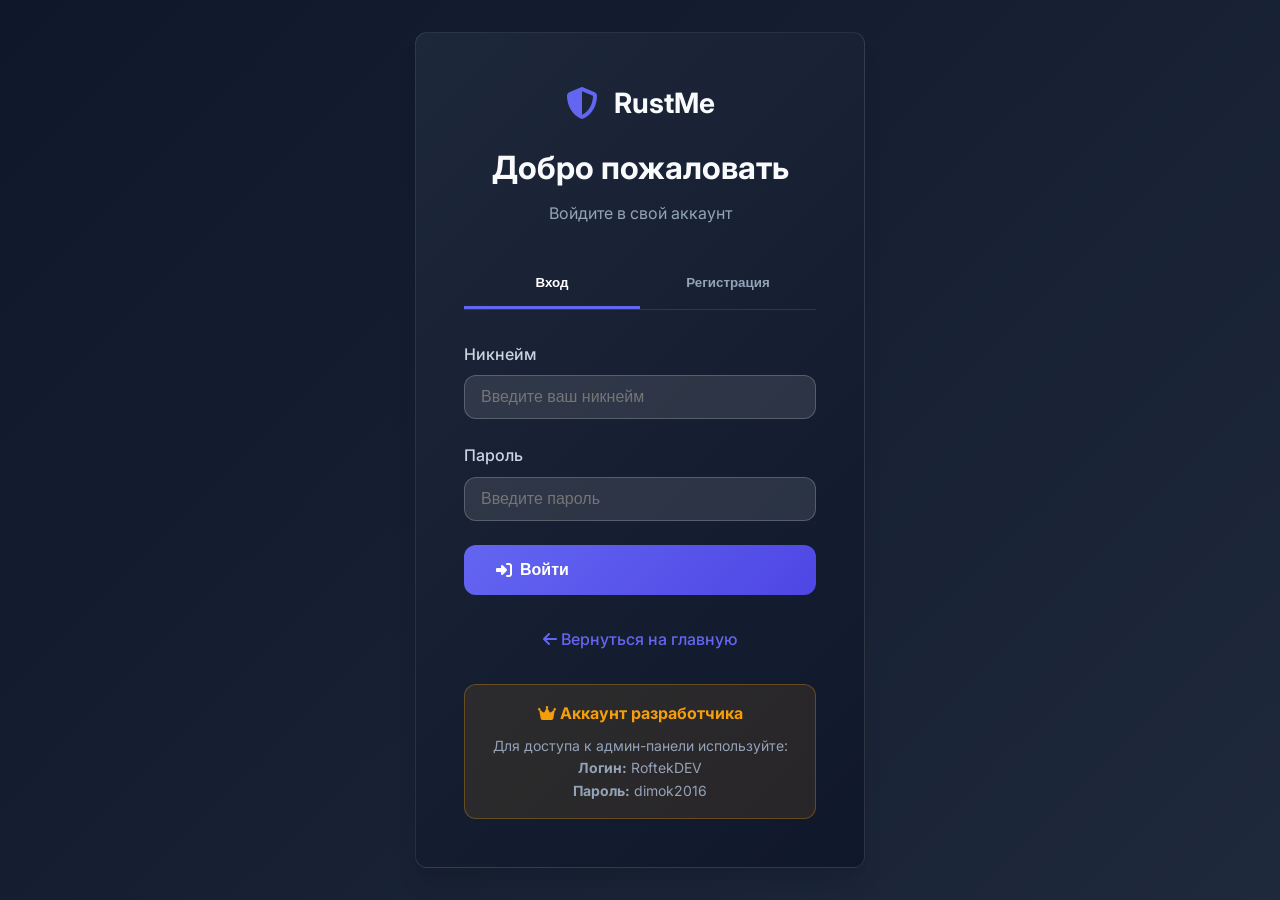
<file: login.html>
<!DOCTYPE html>
<html lang="ru">
<head>
    <meta charset="UTF-8">
    <meta name="viewport" content="width=device-width, initial-scale=1.0">
    <title>Вход - RustMe Client</title>
    <link rel="stylesheet" href="https://cdnjs.cloudflare.com/ajax/libs/font-awesome/6.4.0/css/all.min.css">
    <link href="https://fonts.googleapis.com/css2?family=Inter:wght@300;400;500;600;700&display=swap" rel="stylesheet">
    <link rel="stylesheet" href="style.css">
    <style>
        .auth-container {
            min-height: 100vh;
            display: flex;
            align-items: center;
            justify-content: center;
            padding: 2rem;
            background: linear-gradient(135deg, #0f172a 0%, #1e293b 100%);
        }
        
        .auth-card {
            background: linear-gradient(135deg, rgba(30, 41, 59, 0.95), rgba(15, 23, 42, 0.95));
            border-radius: var(--radius);
            padding: 3rem;
            width: 100%;
            max-width: 450px;
            border: 1px solid rgba(255, 255, 255, 0.1);
            box-shadow: var(--shadow-lg);
        }
        
        .auth-header {
            text-align: center;
            margin-bottom: 2rem;
        }
        
        .auth-logo {
            display: flex;
            align-items: center;
            justify-content: center;
            gap: 1rem;
            margin-bottom: 1rem;
        }
        
        .auth-title {
            font-size: 2rem;
            font-weight: 700;
            margin-bottom: 0.5rem;
        }
        
        .auth-subtitle {
            color: #94a3b8;
            margin-bottom: 2rem;
        }
        
        .auth-tabs {
            display: flex;
            margin-bottom: 2rem;
            border-bottom: 1px solid rgba(255, 255, 255, 0.1);
        }
        
        .auth-tab {
            flex: 1;
            padding: 1rem;
            text-align: center;
            background: none;
            border: none;
            color: #94a3b8;
            font-weight: 600;
            cursor: pointer;
            transition: var(--transition);
            border-bottom: 3px solid transparent;
        }
        
        .auth-tab.active {
            color: white;
            border-bottom-color: var(--primary);
        }
        
        .auth-form {
            display: none;
        }
        
        .auth-form.active {
            display: block;
        }
        
        .form-group {
            margin-bottom: 1.5rem;
        }
        
        .form-label {
            display: block;
            margin-bottom: 0.5rem;
            color: #cbd5e1;
            font-weight: 500;
        }
        
        .form-input {
            width: 100%;
            padding: 0.875rem 1rem;
            background: rgba(255, 255, 255, 0.1);
            border: 1px solid rgba(255, 255, 255, 0.2);
            border-radius: var(--radius);
            color: white;
            font-size: 1rem;
            transition: var(--transition);
        }
        
        .form-input:focus {
            outline: none;
            border-color: var(--primary);
        }
        
        .auth-footer {
            margin-top: 2rem;
            text-align: center;
        }
        
        .auth-link {
            color: var(--primary);
            text-decoration: none;
            font-weight: 500;
        }
        
        .auth-link:hover {
            text-decoration: underline;
        }
        
        .developer-note {
            background: rgba(245, 158, 11, 0.1);
            border: 1px solid rgba(245, 158, 11, 0.3);
            border-radius: var(--radius);
            padding: 1rem;
            margin-top: 2rem;
            text-align: center;
        }
        
        .developer-note h4 {
            color: #f59e0b;
            margin-bottom: 0.5rem;
        }
        
        .developer-note p {
            color: #94a3b8;
            font-size: 0.875rem;
        }
    </style>
</head>
<body>
    <div class="auth-container">
        <div class="auth-card">
            <div class="auth-header">
                <div class="auth-logo">
                    <i class="fas fa-shield-alt fa-2x" style="color: var(--primary);"></i>
                    <h1 style="font-size: 1.75rem;">RustMe</h1>
                </div>
                <h2 class="auth-title">Добро пожаловать</h2>
                <p class="auth-subtitle">Войдите в свой аккаунт</p>
            </div>
            
            <div class="auth-tabs">
                <button class="auth-tab active" onclick="switchTab('login')">Вход</button>
                <button class="auth-tab" onclick="switchTab('register')">Регистрация</button>
            </div>
            
            <form id="loginForm" class="auth-form active" onsubmit="login(event)">
                <div class="form-group">
                    <label for="loginUsername" class="form-label">Никнейм</label>
                    <input type="text" id="loginUsername" class="form-input" placeholder="Введите ваш никнейм" required>
                </div>
                
                <div class="form-group">
                    <label for="loginPassword" class="form-label">Пароль</label>
                    <input type="password" id="loginPassword" class="form-input" placeholder="Введите пароль" required>
                </div>
                
                <button type="submit" class="btn btn-primary" style="width: 100%;">
                    <i class="fas fa-sign-in-alt"></i> Войти
                </button>
                
                <div class="auth-footer">
                    <a href="index.html" class="auth-link">
                        <i class="fas fa-arrow-left"></i> Вернуться на главную
                    </a>
                </div>
            </form>
            
            <form id="registerForm" class="auth-form" onsubmit="register(event)">
                <div class="form-group">
                    <label for="regUsername" class="form-label">Никнейм</label>
                    <input type="text" id="regUsername" class="form-input" placeholder="Придумайте никнейм" required>
                </div>
                
                <div class="form-group">
                    <label for="regEmail" class="form-label">Email</label>
                    <input type="email" id="regEmail" class="form-input" placeholder="Ваш email" required>
                </div>
                
                <div class="form-group">
                    <label for="regPassword" class="form-label">Пароль</label>
                    <input type="password" id="regPassword" class="form-input" placeholder="Придумайте пароль" required>
                </div>
                
                <button type="submit" class="btn btn-primary" style="width: 100%;">
                    <i class="fas fa-user-plus"></i> Зарегистрироваться
                </button>
            </form>
            
            <div class="developer-note">
                <h4><i class="fas fa-crown"></i> Аккаунт разработчика</h4>
                <p>Для доступа к админ-панели используйте:<br>
                <strong>Логин:</strong> RoftekDEV<br>
                <strong>Пароль:</strong> dimok2016</p>
            </div>
        </div>
    </div>
    
    <script src="script.js"></script>
    <script>
        function switchTab(tabName) {
            // Переключение табов
            document.querySelectorAll('.auth-tab').forEach(tab => {
                tab.classList.remove('active');
            });
            document.querySelectorAll('.auth-form').forEach(form => {
                form.classList.remove('active');
            });
            
            event.target.classList.add('active');
            document.getElementById(tabName + 'Form').classList.add('active');
        }
        
        // Автоматическое создание аккаунта разработчика при первой загрузке
        if (!localStorage.getItem('rustme_admin_created')) {
            localStorage.setItem(USER_KEY, JSON.stringify({
                username: 'RoftekDEV',
                password: 'dimok2016',
                role: 'developer',
                created: new Date().toISOString(),
                subscriptions: ['full', 'basic', 'legit', 'lite', 'tester'],
                permissions: ['all']
            }));
            localStorage.setItem('rustme_admin_created', 'true');
        }
    </script>
</body>
</html>
</file>
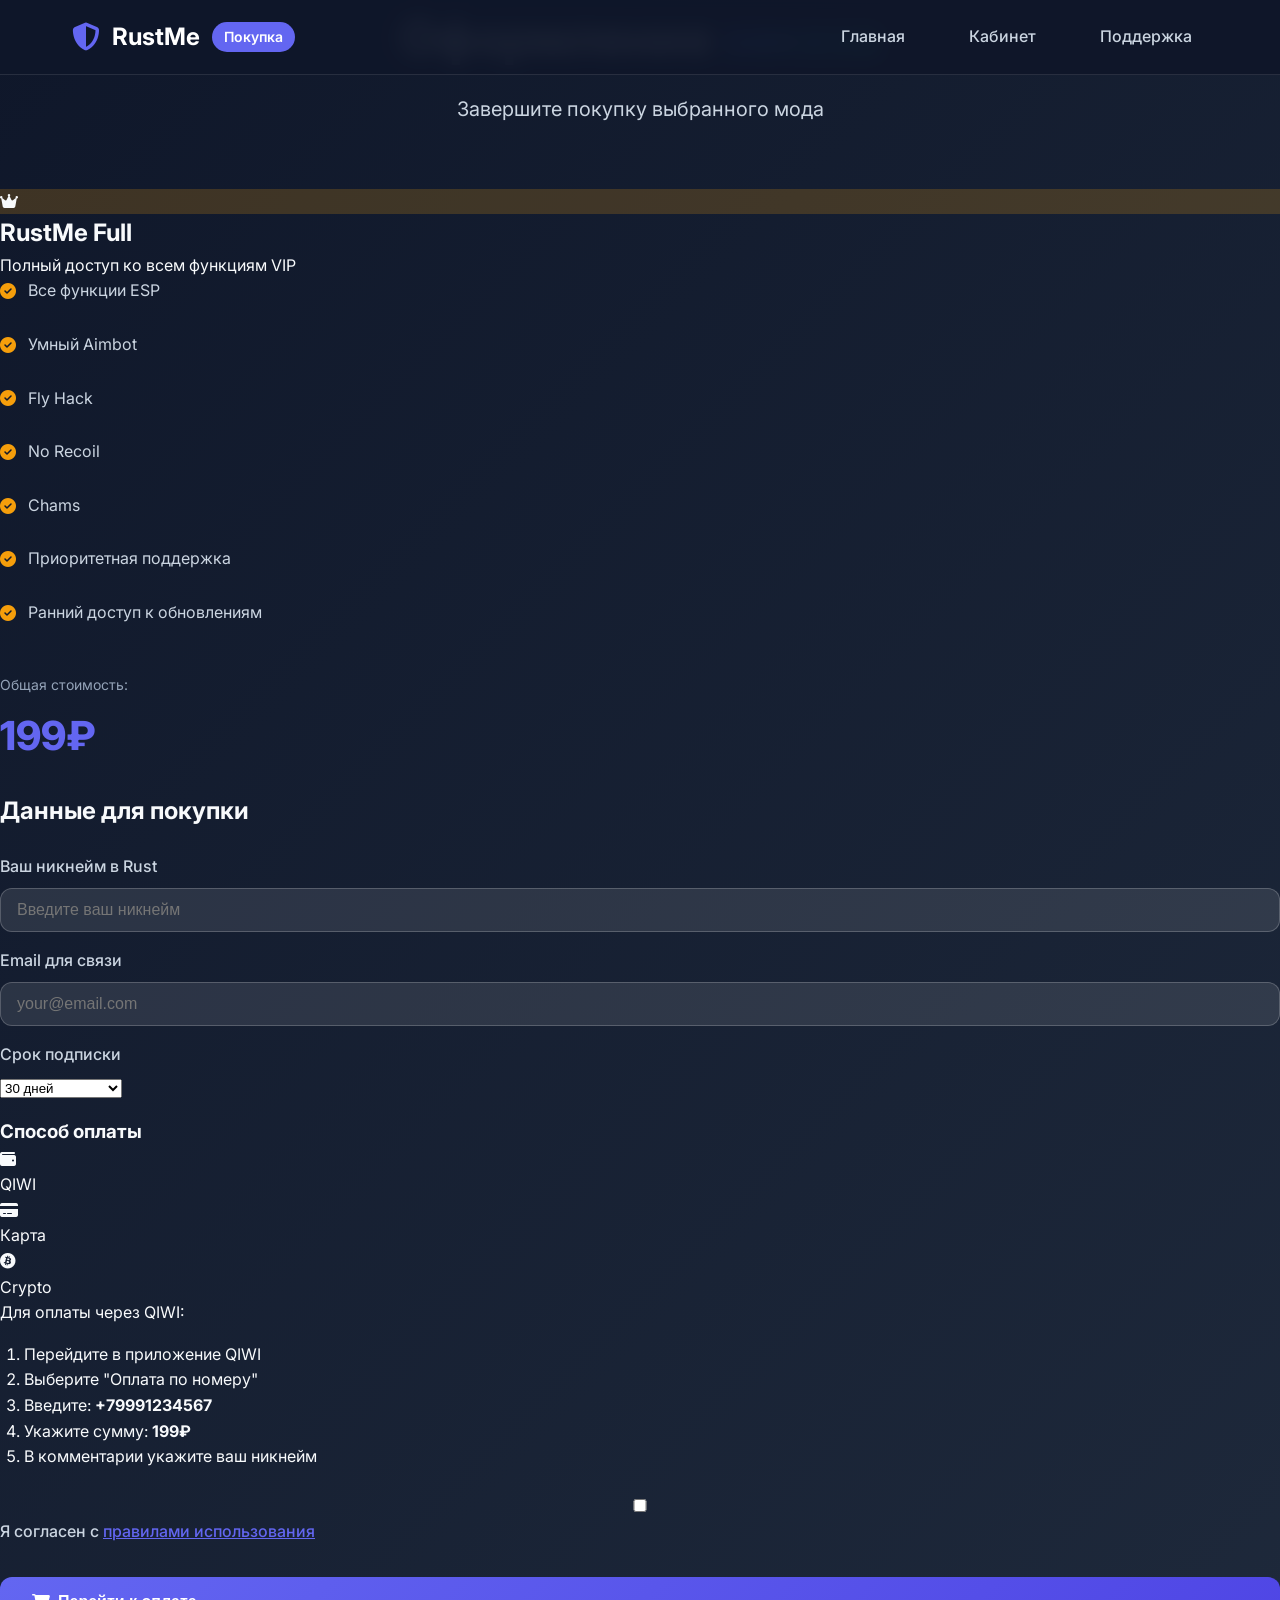
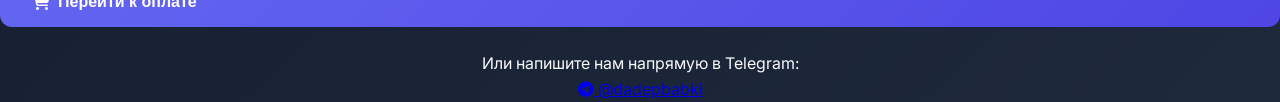
<file: purchase.html>
<!DOCTYPE html>
<html lang="ru">
<head>
    <meta charset="UTF-8">
    <meta name="viewport" content="width=device-width, initial-scale=1.0">
    <title>Купить RustMe - Оформление заказа</title>
    <link rel="stylesheet" href="https://cdnjs.cloudflare.com/ajax/libs/font-awesome/6.4.0/css/all.min.css">
    <link href="https://fonts.googleapis.com/css2?family=Inter:wght@300;400;500;600;700;800&display=swap" rel="stylesheet">
    <link rel="stylesheet" href="style.css">
</head>
<body>
    <!-- Навигация -->
    <nav class="navbar">
        <div class="nav-container">
            <div class="nav-logo">
                <i class="fas fa-shield-alt"></i>
                <span>RustMe</span>
                <span class="logo-badge">Покупка</span>
            </div>
            
            <div class="nav-links">
                <a href="index.html" class="nav-link">Главная</a>
                <a href="dashboard.html" class="nav-link">Кабинет</a>
                <a href="support.html" class="nav-link">Поддержка</a>
            </div>
            
            <button class="nav-toggle">
                <i class="fas fa-bars"></i>
            </button>
        </div>
    </nav>

    <section class="purchase-section">
        <div class="section-header">
            <h1 class="section-title">Оформление <span class="gradient-text">заказа</span></h1>
            <p class="section-subtitle">Завершите покупку выбранного мода</p>
        </div>
        
        <div class="purchase-container">
            <div class="purchase-mod-info">
                <div class="mod-highlight">
                    <div class="mod-highlight-icon" id="modIcon">
                        <i class="fas fa-crown"></i>
                    </div>
                    <div>
                        <h2 id="modName">RustMe Full</h2>
                        <p id="modDescription">Полный доступ ко всем функциям VIP</p>
                    </div>
                </div>
                
                <div class="mod-features" id="modFeatures">
                    <!-- Features will be loaded by JS -->
                </div>
                
                <div class="mod-price" style="margin-top: 2rem;">
                    <div style="font-size: 0.875rem; color: #94a3b8; margin-bottom: 0.5rem;">Общая стоимость:</div>
                    <div style="font-size: 2.5rem; font-weight: 800; color: var(--primary);" id="totalPrice">199₽</div>
                </div>
            </div>
            
            <div class="purchase-form">
                <div class="auth-card">
                    <h2 style="margin-bottom: 1.5rem;">Данные для покупки</h2>
                    
                    <div class="form-group">
                        <label for="purchaseUsername">Ваш никнейм в Rust</label>
                        <input type="text" id="purchaseUsername" class="form-input" placeholder="Введите ваш никнейм" required>
                    </div>
                    
                    <div class="form-group">
                        <label for="purchaseEmail">Email для связи</label>
                        <input type="email" id="purchaseEmail" class="form-input" placeholder="your@email.com" required>
                    </div>
                    
                    <div class="form-group">
                        <label for="purchasePeriod">Срок подписки</label>
                        <select id="purchasePeriod" class="form-input" onchange="updatePrice()">
                            <option value="30">30 дней</option>
                            <option value="90">90 дней (-10%)</option>
                            <option value="180">180 дней (-20%)</option>
                            <option value="365">365 дней (-30%)</option>
                        </select>
                    </div>
                    
                    <div class="payment-methods">
                        <h3>Способ оплаты</h3>
                        <div class="payment-options">
                            <div class="payment-option active" onclick="selectPayment('qiwi')">
                                <i class="fas fa-wallet"></i>
                                <div>QIWI</div>
                            </div>
                            <div class="payment-option" onclick="selectPayment('card')">
                                <i class="fas fa-credit-card"></i>
                                <div>Карта</div>
                            </div>
                            <div class="payment-option" onclick="selectPayment('crypto')">
                                <i class="fab fa-bitcoin"></i>
                                <div>Crypto</div>
                            </div>
                        </div>
                        
                        <div id="paymentDetails">
                            <p>Для оплаты через QIWI:</p>
                            <ol style="margin: 1rem 0; padding-left: 1.5rem;">
                                <li>Перейдите в приложение QIWI</li>
                                <li>Выберите "Оплата по номеру"</li>
                                <li>Введите: <strong>+79991234567</strong></li>
                                <li>Укажите сумму: <strong id="paymentAmount">199₽</strong></li>
                                <li>В комментарии укажите ваш никнейм</li>
                            </ol>
                        </div>
                    </div>
                    
                    <div class="form-group" style="margin-top: 1.5rem;">
                        <label>
                            <input type="checkbox" id="acceptRules" required>
                            Я согласен с <a href="rules.html" style="color: var(--primary);">правилами использования</a>
                        </label>
                    </div>
                    
                    <button class="btn btn-primary" style="width: 100%; margin-top: 1rem;" onclick="processPurchase()">
                        <i class="fas fa-shopping-cart"></i> Перейти к оплате
                    </button>
                    
                    <div style="text-align: center; margin-top: 1.5rem;">
                        <p>Или напишите нам напрямую в Telegram:</p>
                        <a href="https://t.me/dadepbabki" target="_blank" class="telegram-link">
                            <i class="fab fa-telegram"></i> @dadepbabki
                        </a>
                    </div>
                </div>
            </div>
        </div>
    </section>

    <script src="script.js"></script>
    <script>
        // Загрузка данных о моде из URL
        const urlParams = new URLSearchParams(window.location.search);
        const modType = urlParams.get('mod') || 'full';
        
        const mods = {
            'full': {
                name: 'RustMe Full',
                icon: 'fas fa-crown',
                color: '#f59e0b',
                price: 199,
                features: [
                    'Все функции ESP',
                    'Умный Aimbot',
                    'Fly Hack',
                    'No Recoil',
                    'Chams',
                    'Приоритетная поддержка',
                    'Ранний доступ к обновлениям'
                ],
                description: 'Полный доступ ко всем функциям VIP'
            },
            'basic': {
                name: 'RustMe Basic',
                icon: 'fas fa-eye',
                color: '#3b82f6',
                price: 99,
                features: [
                    'Only ESP',
                    'Фильтры предметов',
                    'Радар',
                    'Базовый интерфейс'
                ],
                description: 'Только ESP для безопасной игры'
            },
            'legit': {
                name: 'RustMe Legit',
                icon: 'fas fa-user-secret',
                color: '#10b981',
                price: 79,
                features: [
                    'Only Chams',
                    'Bind H',
                    'Скрытый интерфейс',
                    'Анти-репорт',
                    'Безопасный режим'
                ],
                description: 'Только чамсы и бинды для максимальной скрытности'
            },
            'lite': {
                name: 'RustMe Lite',
                icon: 'fas fa-bolt',
                color: '#8b5cf6',
                price: 89,
                features: [
                    'No Recoil',
                    'ESP Basic',
                    'Авто-сбор',
                    'Быстрые стройки',
                    'Умный инвентарь'
                ],
                description: 'Отличный баланс возможностей и скрытности'
            }
        };
        
        const mod = mods[modType] || mods.full;
        
        // Обновление интерфейса
        document.getElementById('modName').textContent = mod.name;
        document.getElementById('modDescription').textContent = mod.description;
        document.getElementById('modIcon').innerHTML = `<i class="${mod.icon}"></i>`;
        document.getElementById('modIcon').style.background = `rgba(${parseInt(mod.color.slice(1,3), 16)}, ${parseInt(mod.color.slice(3,5), 16)}, ${parseInt(mod.color.slice(5,7), 16)}, 0.2)`;
        
        const featuresList = document.getElementById('modFeatures');
        featuresList.innerHTML = mod.features.map(feature => `
            <div class="feature-item">
                <i class="fas fa-check-circle" style="color: ${mod.color}"></i>
                <span>${feature}</span>
            </div>
        `).join('');
        
        // Функции для покупки
        let selectedPayment = 'qiwi';
        let basePrice = mod.price;
        
        function updatePrice() {
            const period = parseInt(document.getElementById('purchasePeriod').value);
            let price = basePrice;
            
            // Скидки за период
            if (period === 90) price = Math.round(basePrice * 2.7 * 0.9); // -10%
            if (period === 180) price = Math.round(basePrice * 6 * 0.8); // -20%
            if (period === 365) price = Math.round(basePrice * 12 * 0.7); // -30%
            
            document.getElementById('totalPrice').textContent = `${price}₽`;
            document.getElementById('paymentAmount').textContent = `${price}₽`;
        }
        
        function selectPayment(method) {
            selectedPayment = method;
            document.querySelectorAll('.payment-option').forEach(opt => opt.classList.remove('active'));
            event.target.closest('.payment-option').classList.add('active');
            
            const details = document.getElementById('paymentDetails');
            let html = '';
            
            switch(method) {
                case 'qiwi':
                    html = `
                        <p>Для оплаты через QIWI:</p>
                        <ol style="margin: 1rem 0; padding-left: 1.5rem;">
                            <li>Перейдите в приложение QIWI</li>
                            <li>Выберите "Оплата по номеру"</li>
                            <li>Введите: <strong>+79991234567</strong></li>
                            <li>Укажите сумму: <strong>${document.getElementById('paymentAmount').textContent}</strong></li>
                            <li>В комментарии укажите ваш никнейм</li>
                        </ol>
                    `;
                    break;
                case 'card':
                    html = `
                        <p>Оплата банковской картой:</p>
                        <ol style="margin: 1rem 0; padding-left: 1.5rem;">
                            <li>Нажмите кнопку "Перейти к оплате"</li>
                            <li>Будет открыта безопасная платежная форма</li>
                            <li>Введите данные вашей карты</li>
                            <li>Подтвердите оплату</li>
                        </ol>
                    `;
                    break;
                case 'crypto':
                    html = `
                        <p>Оплата криптовалютой:</p>
                        <ol style="margin: 1rem 0; padding-left: 1.5rem;">
                            <li>Выберите криптовалюту (BTC/ETH/USDT)</li>
                            <li>Отправьте сумму на адрес:</li>
                            <li><strong style="word-break: break-all;">bc1qxy2kgdygjrsqtzq2n0yrf2493p83kkfjhx0wlh</strong></li>
                            <li>После 3 подтверждений сетью ключ будет отправлен</li>
                        </ol>
                    `;
                    break;
            }
            
            details.innerHTML = html;
        }
        
        function processPurchase() {
            const username = document.getElementById('purchaseUsername').value;
            const email = document.getElementById('purchaseEmail').value;
            const period = document.getElementById('purchasePeriod').value;
            const acceptRules = document.getElementById('acceptRules').checked;
            
            if (!username || !email) {
                alert('Пожалуйста, заполните все поля');
                return;
            }
            
            if (!acceptRules) {
                alert('Необходимо согласиться с правилами использования');
                return;
            }
            
            const price = document.getElementById('totalPrice').textContent;
            const modName = document.getElementById('modName').textContent;
            
            // Сохраняем данные покупки
            const purchaseData = {
                mod: modType,
                modName: modName,
                username: username,
                email: email,
                period: period,
                price: price,
                payment: selectedPayment,
                date: new Date().toISOString(),
                status: 'pending'
            };
            
            localStorage.setItem('rustme_last_purchase', JSON.stringify(purchaseData));
            
            // Перенаправляем в Telegram
            const message = `Хочу купить ${modName} на ${period} дней\nНикнейм: ${username}\nEmail: ${email}\nСумма: ${price}\nСпособ оплаты: ${selectedPayment}`;
            const telegramUrl = `https://t.me/dadepbabki?text=${encodeURIComponent(message)}`;
            
            window.open(telegramUrl, '_blank');
            
            // Показываем подтверждение
            alert('Открывается Telegram для завершения покупки. После оплаты свяжитесь с @dadepbabki для получения ключа.');
        }
        
        // Инициализация
        updatePrice();
        selectPayment('qiwi');
    </script>
</body>
</html>
</file>
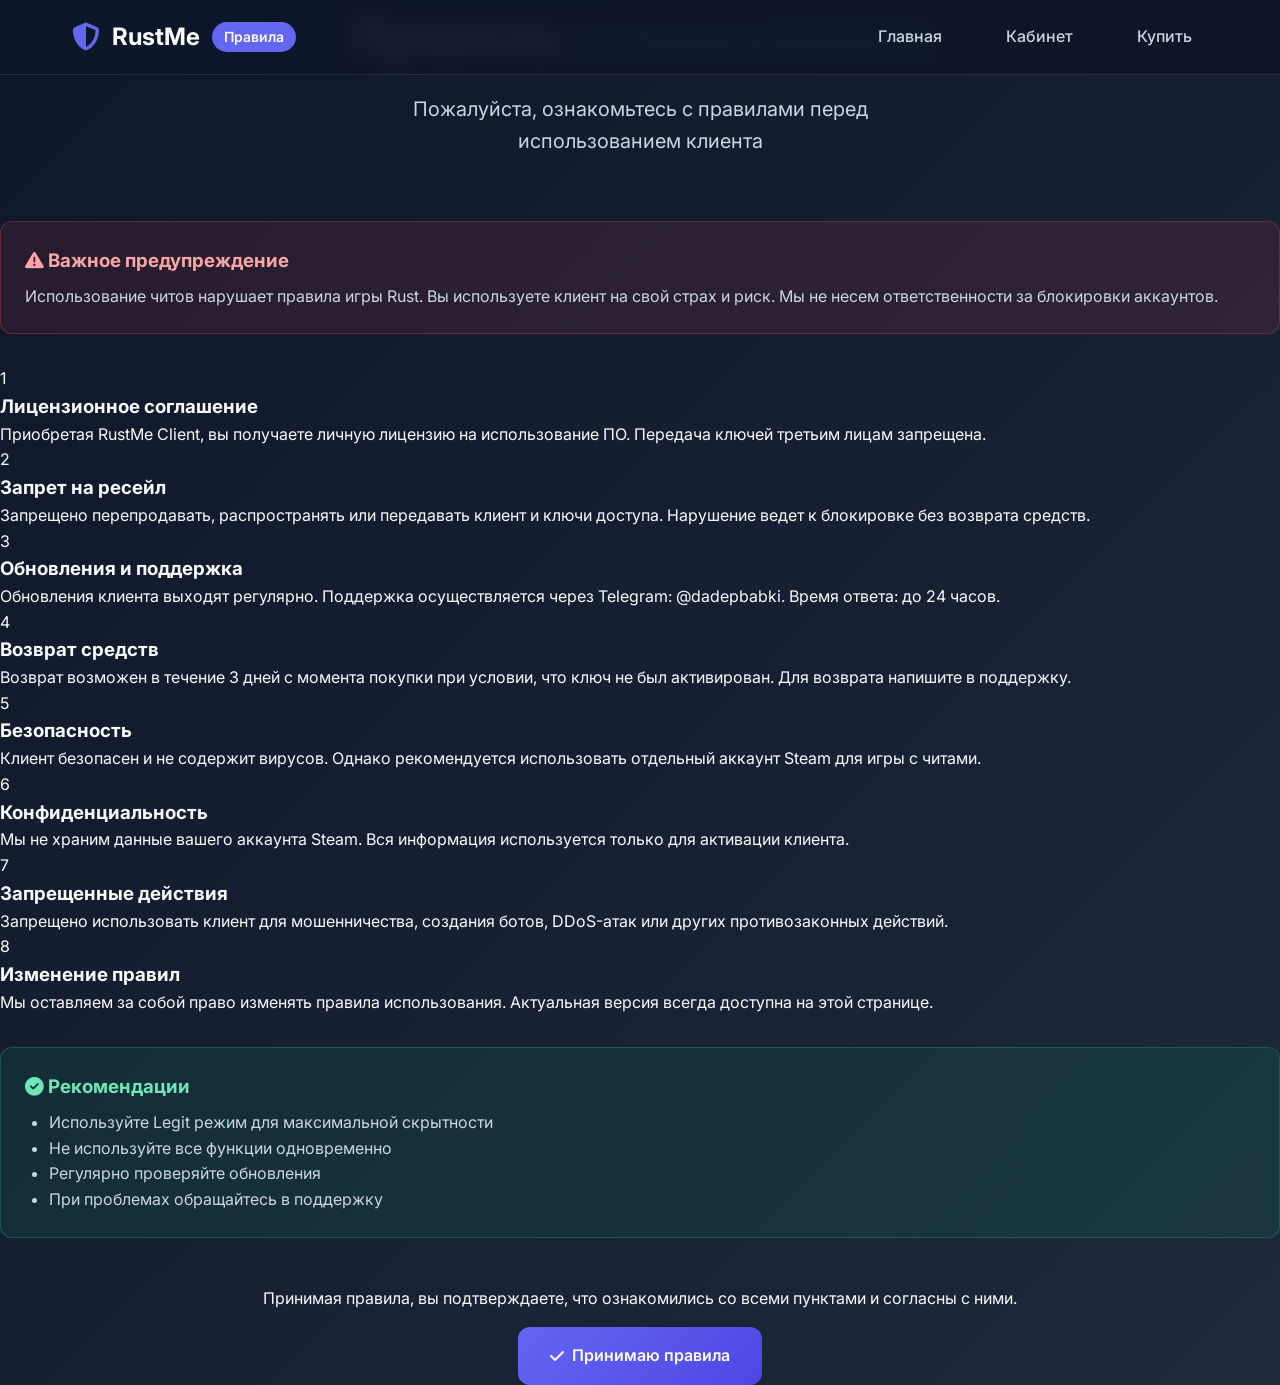
<file: rules.html>
<!DOCTYPE html>
<html lang="ru">
<head>
    <meta charset="UTF-8">
    <meta name="viewport" content="width=device-width, initial-scale=1.0">
    <title>Правила использования - RustMe Client</title>
    <link rel="stylesheet" href="https://cdnjs.cloudflare.com/ajax/libs/font-awesome/6.4.0/css/all.min.css">
    <link href="https://fonts.googleapis.com/css2?family=Inter:wght@300;400;500;600;700;800&display=swap" rel="stylesheet">
    <link rel="stylesheet" href="style.css">
</head>
<body>
    <!-- Навигация -->
    <nav class="navbar">
        <div class="nav-container">
            <div class="nav-logo">
                <i class="fas fa-shield-alt"></i>
                <span>RustMe</span>
                <span class="logo-badge">Правила</span>
            </div>
            
            <div class="nav-links">
                <a href="index.html" class="nav-link">Главная</a>
                <a href="dashboard.html" class="nav-link">Кабинет</a>
                <a href="purchase.html" class="nav-link">Купить</a>
            </div>
            
            <button class="nav-toggle">
                <i class="fas fa-bars"></i>
            </button>
        </div>
    </nav>

    <section class="rules-section">
        <div class="section-header">
            <h1 class="section-title">Правила <span class="gradient-text">использования</span></h1>
            <p class="section-subtitle">Пожалуйста, ознакомьтесь с правилами перед использованием клиента</p>
        </div>
        
        <div class="rules-container">
            <div style="background: rgba(239, 68, 68, 0.1); border: 1px solid rgba(239, 68, 68, 0.3); border-radius: var(--radius); padding: 1.5rem; margin-bottom: 2rem;">
                <h3 style="color: #fca5a5; margin-bottom: 0.5rem;"><i class="fas fa-exclamation-triangle"></i> Важное предупреждение</h3>
                <p style="color: #cbd5e1;">Использование читов нарушает правила игры Rust. Вы используете клиент на свой страх и риск. Мы не несем ответственности за блокировки аккаунтов.</p>
            </div>
            
            <div class="rules-list">
                <div class="rule-item">
                    <div class="rule-number">1</div>
                    <div>
                        <h3>Лицензионное соглашение</h3>
                        <p>Приобретая RustMe Client, вы получаете личную лицензию на использование ПО. Передача ключей третьим лицам запрещена.</p>
                    </div>
                </div>
                
                <div class="rule-item">
                    <div class="rule-number">2</div>
                    <div>
                        <h3>Запрет на ресейл</h3>
                        <p>Запрещено перепродавать, распространять или передавать клиент и ключи доступа. Нарушение ведет к блокировке без возврата средств.</p>
                    </div>
                </div>
                
                <div class="rule-item">
                    <div class="rule-number">3</div>
                    <div>
                        <h3>Обновления и поддержка</h3>
                        <p>Обновления клиента выходят регулярно. Поддержка осуществляется через Telegram: @dadepbabki. Время ответа: до 24 часов.</p>
                    </div>
                </div>
                
                <div class="rule-item">
                    <div class="rule-number">4</div>
                    <div>
                        <h3>Возврат средств</h3>
                        <p>Возврат возможен в течение 3 дней с момента покупки при условии, что ключ не был активирован. Для возврата напишите в поддержку.</p>
                    </div>
                </div>
                
                <div class="rule-item">
                    <div class="rule-number">5</div>
                    <div>
                        <h3>Безопасность</h3>
                        <p>Клиент безопасен и не содержит вирусов. Однако рекомендуется использовать отдельный аккаунт Steam для игры с читами.</p>
                    </div>
                </div>
                
                <div class="rule-item">
                    <div class="rule-number">6</div>
                    <div>
                        <h3>Конфиденциальность</h3>
                        <p>Мы не храним данные вашего аккаунта Steam. Вся информация используется только для активации клиента.</p>
                    </div>
                </div>
                
                <div class="rule-item">
                    <div class="rule-number">7</div>
                    <div>
                        <h3>Запрещенные действия</h3>
                        <p>Запрещено использовать клиент для мошенничества, создания ботов, DDoS-атак или других противозаконных действий.</p>
                    </div>
                </div>
                
                <div class="rule-item">
                    <div class="rule-number">8</div>
                    <div>
                        <h3>Изменение правил</h3>
                        <p>Мы оставляем за собой право изменять правила использования. Актуальная версия всегда доступна на этой странице.</p>
                    </div>
                </div>
            </div>
            
            <div style="background: rgba(16, 185, 129, 0.1); border: 1px solid rgba(16, 185, 129, 0.3); border-radius: var(--radius); padding: 1.5rem; margin-top: 2rem;">
                <h3 style="color: #6ee7b7; margin-bottom: 0.5rem;"><i class="fas fa-check-circle"></i> Рекомендации</h3>
                <ul style="color: #cbd5e1; padding-left: 1.5rem;">
                    <li>Используйте Legit режим для максимальной скрытности</li>
                    <li>Не используйте все функции одновременно</li>
                    <li>Регулярно проверяйте обновления</li>
                    <li>При проблемах обращайтесь в поддержку</li>
                </ul>
            </div>
            
            <div style="text-align: center; margin-top: 3rem;">
                <p>Принимая правила, вы подтверждаете, что ознакомились со всеми пунктами и согласны с ними.</p>
                <a href="purchase.html" class="btn btn-primary" style="margin-top: 1rem;">
                    <i class="fas fa-check"></i> Принимаю правила
                </a>
            </div>
        </div>
    </section>
</body>
</html>
</file>
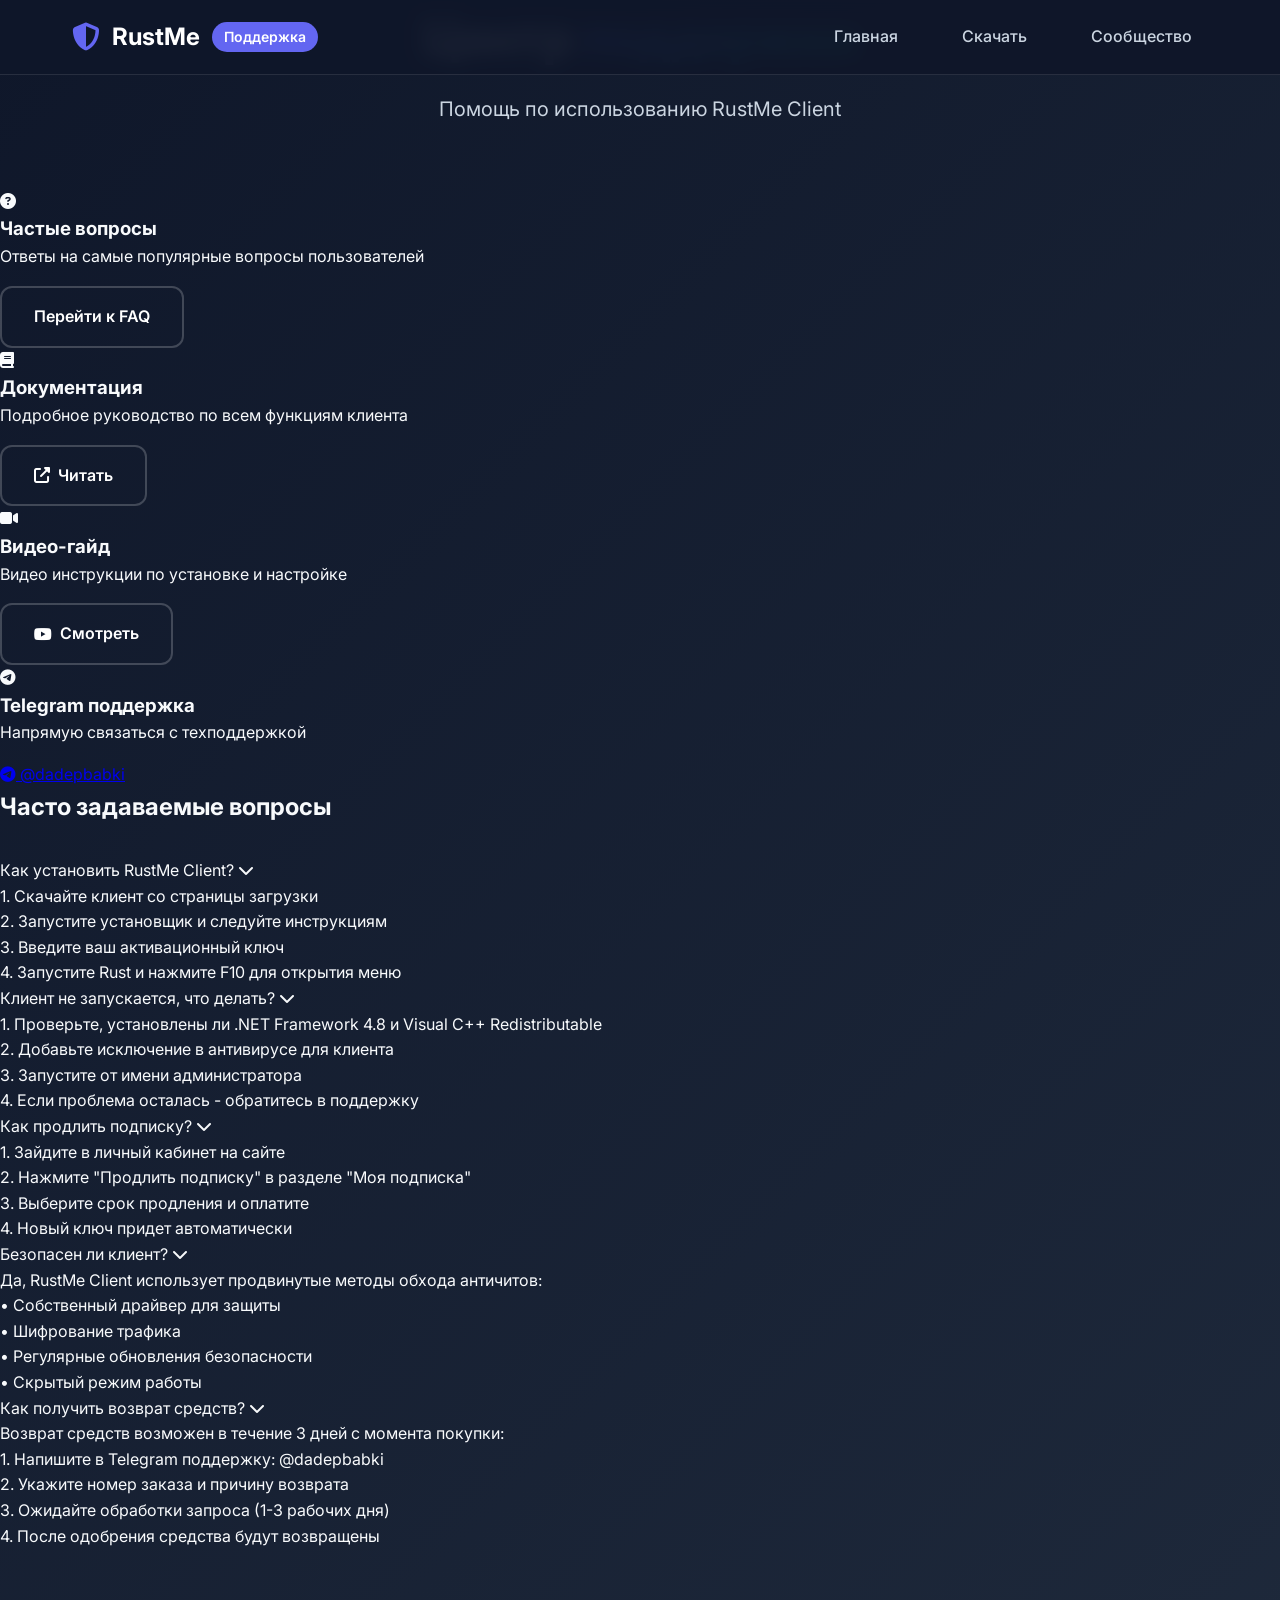
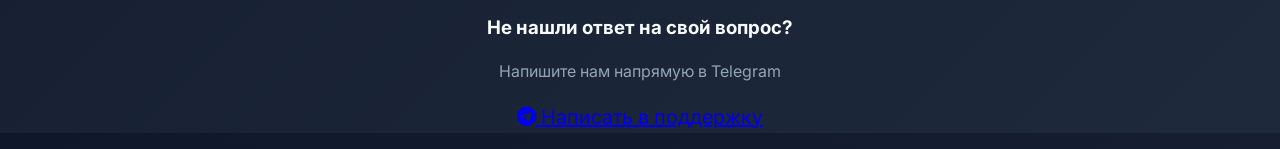
<file: support.html>
<!DOCTYPE html>
<html lang="ru">
<head>
    <meta charset="UTF-8">
    <meta name="viewport" content="width=device-width, initial-scale=1.0">
    <title>Поддержка - RustMe Client</title>
    <link rel="stylesheet" href="https://cdnjs.cloudflare.com/ajax/libs/font-awesome/6.4.0/css/all.min.css">
    <link href="https://fonts.googleapis.com/css2?family=Inter:wght@300;400;500;600;700;800&display=swap" rel="stylesheet">
    <link rel="stylesheet" href="style.css">
</head>
<body>
    <!-- Навигация -->
    <nav class="navbar">
        <div class="nav-container">
            <div class="nav-logo">
                <i class="fas fa-shield-alt"></i>
                <span>RustMe</span>
                <span class="logo-badge">Поддержка</span>
            </div>
            
            <div class="nav-links">
                <a href="index.html" class="nav-link">Главная</a>
                <a href="download.html" class="nav-link">Скачать</a>
                <a href="community.html" class="nav-link">Сообщество</a>
            </div>
            
            <button class="nav-toggle">
                <i class="fas fa-bars"></i>
            </button>
        </div>
    </nav>

    <section class="support-section">
        <div class="section-header">
            <h1 class="section-title">Центр <span class="gradient-text">поддержки</span></h1>
            <p class="section-subtitle">Помощь по использованию RustMe Client</p>
        </div>
        
        <div class="support-grid">
            <div class="support-card">
                <i class="fas fa-question-circle"></i>
                <h3>Частые вопросы</h3>
                <p>Ответы на самые популярные вопросы пользователей</p>
                <a href="#faq" class="btn btn-outline" style="margin-top: 1rem;">Перейти к FAQ</a>
            </div>
            
            <div class="support-card">
                <i class="fas fa-book"></i>
                <h3>Документация</h3>
                <p>Подробное руководство по всем функциям клиента</p>
                <a href="https://docs.rustme-client.ru" target="_blank" class="btn btn-outline" style="margin-top: 1rem;">
                    <i class="fas fa-external-link-alt"></i> Читать
                </a>
            </div>
            
            <div class="support-card">
                <i class="fas fa-video"></i>
                <h3>Видео-гайд</h3>
                <p>Видео инструкции по установке и настройке</p>
                <a href="https://youtube.com/rustme" target="_blank" class="btn btn-outline" style="margin-top: 1rem;">
                    <i class="fab fa-youtube"></i> Смотреть
                </a>
            </div>
            
            <div class="support-card">
                <i class="fab fa-telegram"></i>
                <h3>Telegram поддержка</h3>
                <p>Напрямую связаться с техподдержкой</p>
                <a href="https://t.me/dadepbabki" target="_blank" class="telegram-link" style="margin-top: 1rem; display: inline-block;">
                    <i class="fab fa-telegram"></i> @dadepbabki
                </a>
            </div>
        </div>
        
        <div class="faq-section" id="faq">
            <h2 style="margin-bottom: 2rem;">Часто задаваемые вопросы</h2>
            
            <div class="faq-item">
                <div class="faq-question" onclick="toggleFAQ(this)">
                    Как установить RustMe Client?
                    <i class="fas fa-chevron-down"></i>
                </div>
                <div class="faq-answer">
                    <p>1. Скачайте клиент со страницы загрузки</p>
                    <p>2. Запустите установщик и следуйте инструкциям</p>
                    <p>3. Введите ваш активационный ключ</p>
                    <p>4. Запустите Rust и нажмите F10 для открытия меню</p>
                </div>
            </div>
            
            <div class="faq-item">
                <div class="faq-question" onclick="toggleFAQ(this)">
                    Клиент не запускается, что делать?
                    <i class="fas fa-chevron-down"></i>
                </div>
                <div class="faq-answer">
                    <p>1. Проверьте, установлены ли .NET Framework 4.8 и Visual C++ Redistributable</p>
                    <p>2. Добавьте исключение в антивирусе для клиента</p>
                    <p>3. Запустите от имени администратора</p>
                    <p>4. Если проблема осталась - обратитесь в поддержку</p>
                </div>
            </div>
            
            <div class="faq-item">
                <div class="faq-question" onclick="toggleFAQ(this)">
                    Как продлить подписку?
                    <i class="fas fa-chevron-down"></i>
                </div>
                <div class="faq-answer">
                    <p>1. Зайдите в личный кабинет на сайте</p>
                    <p>2. Нажмите "Продлить подписку" в разделе "Моя подписка"</p>
                    <p>3. Выберите срок продления и оплатите</p>
                    <p>4. Новый ключ придет автоматически</p>
                </div>
            </div>
            
            <div class="faq-item">
                <div class="faq-question" onclick="toggleFAQ(this)">
                    Безопасен ли клиент?
                    <i class="fas fa-chevron-down"></i>
                </div>
                <div class="faq-answer">
                    <p>Да, RustMe Client использует продвинутые методы обхода античитов:</p>
                    <p>• Собственный драйвер для защиты</p>
                    <p>• Шифрование трафика</p>
                    <p>• Регулярные обновления безопасности</p>
                    <p>• Скрытый режим работы</p>
                </div>
            </div>
            
            <div class="faq-item">
                <div class="faq-question" onclick="toggleFAQ(this)">
                    Как получить возврат средств?
                    <i class="fas fa-chevron-down"></i>
                </div>
                <div class="faq-answer">
                    <p>Возврат средств возможен в течение 3 дней с момента покупки:</p>
                    <p>1. Напишите в Telegram поддержку: @dadepbabki</p>
                    <p>2. Укажите номер заказа и причину возврата</p>
                    <p>3. Ожидайте обработки запроса (1-3 рабочих дня)</p>
                    <p>4. После одобрения средства будут возвращены</p>
                </div>
            </div>
        </div>
        
        <div style="text-align: center; margin-top: 4rem;">
            <h3>Не нашли ответ на свой вопрос?</h3>
            <p style="margin: 1rem 0; color: #94a3b8;">Напишите нам напрямую в Telegram</p>
            <a href="https://t.me/dadepbabki" target="_blank" class="telegram-link" style="font-size: 1.25rem; padding: 1.25rem 2.5rem;">
                <i class="fab fa-telegram"></i> Написать в поддержку
            </a>
        </div>
    </section>

    <script>
        function toggleFAQ(element) {
            const item = element.parentElement;
            item.classList.toggle('active');
        }
    </script>
</body>
</html>
</file>
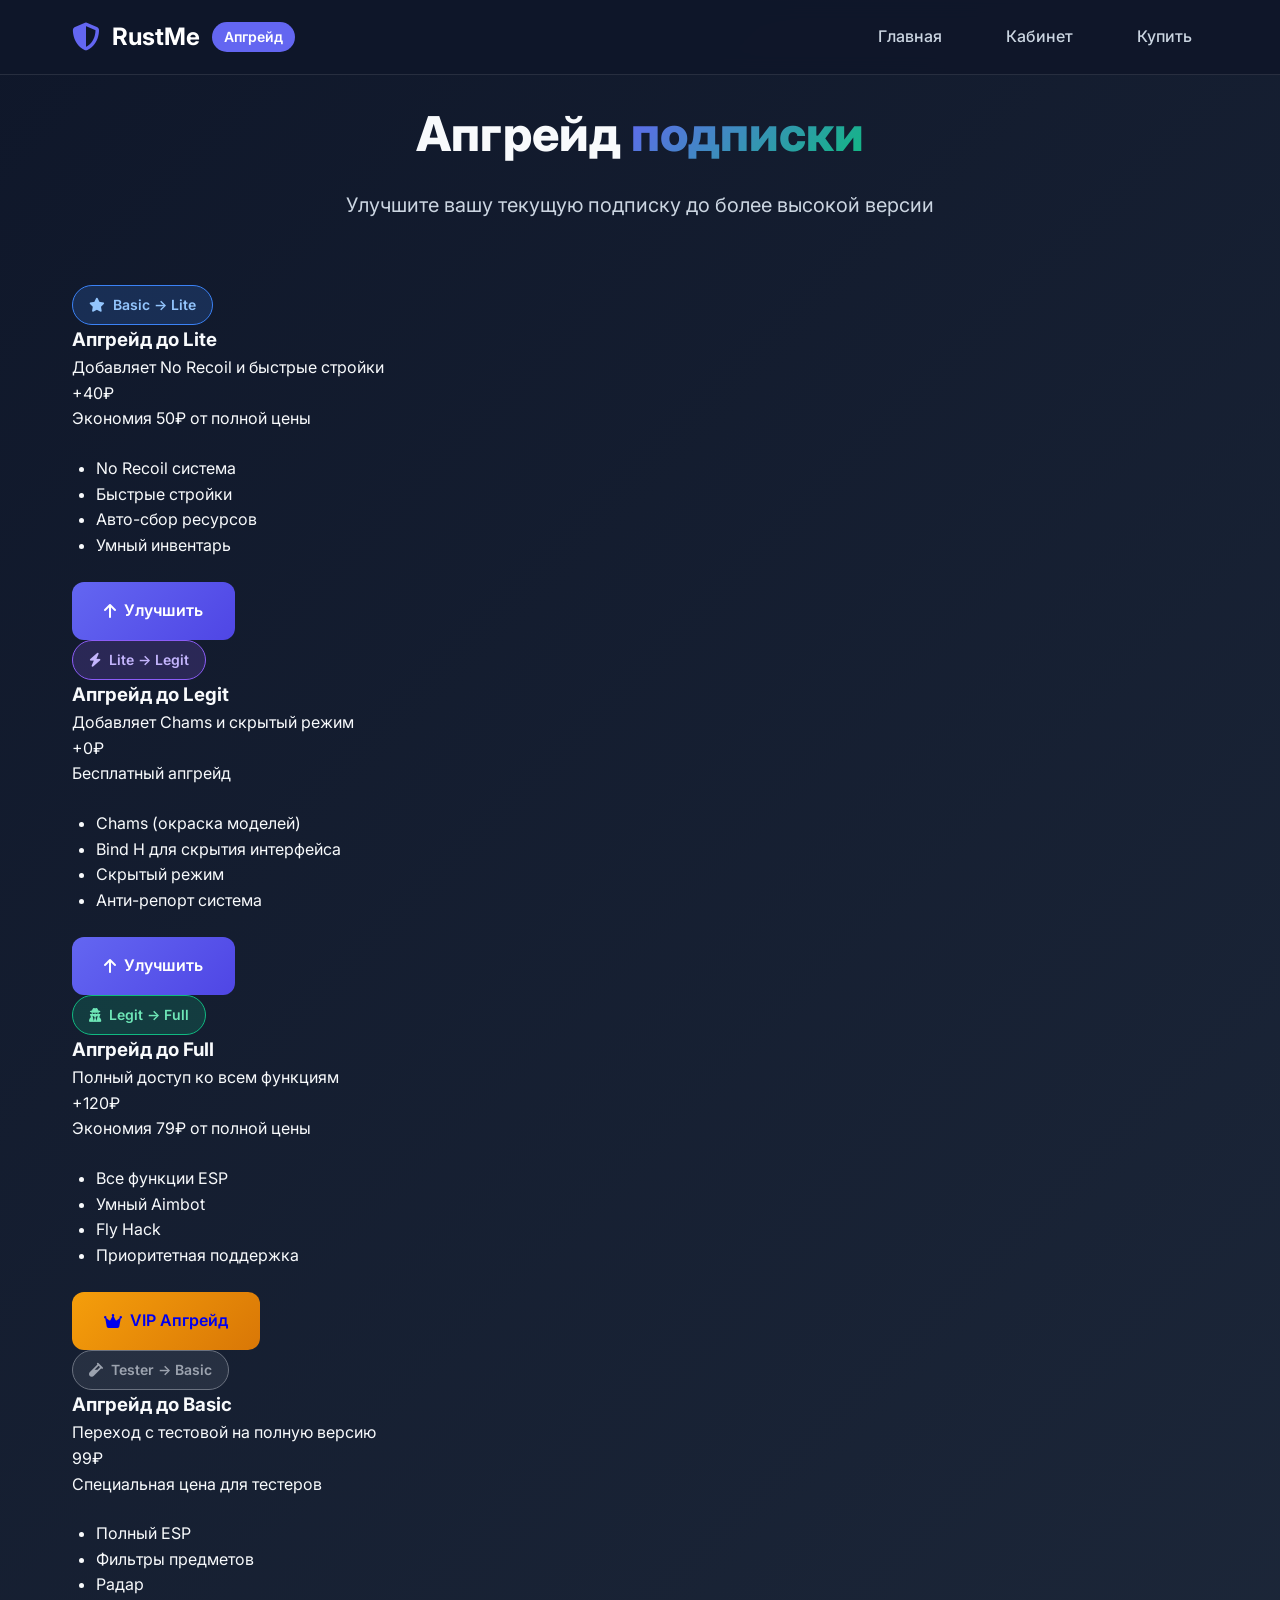
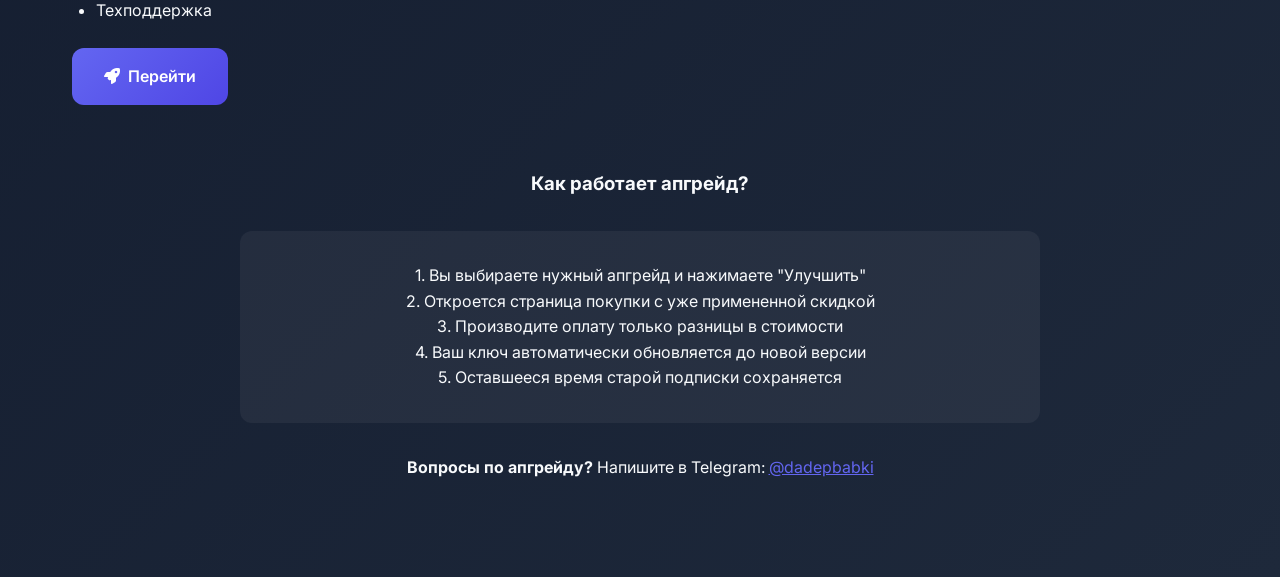
<file: upgrade.html>
<!DOCTYPE html>
<html lang="ru">
<head>
    <meta charset="UTF-8">
    <meta name="viewport" content="width=device-width, initial-scale=1.0">
    <title>Апгрейд подписки - RustMe Client</title>
    <link rel="stylesheet" href="https://cdnjs.cloudflare.com/ajax/libs/font-awesome/6.4.0/css/all.min.css">
    <link href="https://fonts.googleapis.com/css2?family=Inter:wght@300;400;500;600;700;800&display=swap" rel="stylesheet">
    <link rel="stylesheet" href="style.css">
</head>
<body>
    <!-- Навигация -->
    <nav class="navbar">
        <div class="nav-container">
            <div class="nav-logo">
                <i class="fas fa-shield-alt"></i>
                <span>RustMe</span>
                <span class="logo-badge">Апгрейд</span>
            </div>
            
            <div class="nav-links">
                <a href="index.html" class="nav-link">Главная</a>
                <a href="dashboard.html" class="nav-link">Кабинет</a>
                <a href="purchase.html" class="nav-link">Купить</a>
            </div>
            
            <button class="nav-toggle">
                <i class="fas fa-bars"></i>
            </button>
        </div>
    </nav>

    <section class="mods-section">
        <div class="section-header">
            <h2 class="section-title">Апгрейд <span class="gradient-text">подписки</span></h2>
            <p class="section-subtitle">Улучшите вашу текущую подписку до более высокой версии</p>
        </div>
        
        <div class="upgrade-options">
            <div class="upgrade-card">
                <div class="mod-badge basic">
                    <i class="fas fa-star"></i>
                    Basic → Lite
                </div>
                <h3>Апгрейд до Lite</h3>
                <p>Добавляет No Recoil и быстрые стройки</p>
                <div class="upgrade-price">+40₽</div>
                <div class="upgrade-savings">Экономия 50₽ от полной цены</div>
                <ul style="text-align: left; margin: 1.5rem 0; padding-left: 1.5rem;">
                    <li>No Recoil система</li>
                    <li>Быстрые стройки</li>
                    <li>Авто-сбор ресурсов</li>
                    <li>Умный инвентарь</li>
                </ul>
                <a href="purchase.html?mod=lite" class="btn btn-primary">
                    <i class="fas fa-arrow-up"></i> Улучшить
                </a>
            </div>
            
            <div class="upgrade-card">
                <div class="mod-badge lite">
                    <i class="fas fa-bolt"></i>
                    Lite → Legit
                </div>
                <h3>Апгрейд до Legit</h3>
                <p>Добавляет Chams и скрытый режим</p>
                <div class="upgrade-price">+0₽</div>
                <div class="upgrade-savings">Бесплатный апгрейд</div>
                <ul style="text-align: left; margin: 1.5rem 0; padding-left: 1.5rem;">
                    <li>Chams (окраска моделей)</li>
                    <li>Bind H для скрытия интерфейса</li>
                    <li>Скрытый режим</li>
                    <li>Анти-репорт система</li>
                </ul>
                <a href="purchase.html?mod=legit" class="btn btn-primary">
                    <i class="fas fa-arrow-up"></i> Улучшить
                </a>
            </div>
            
            <div class="upgrade-card">
                <div class="mod-badge legit">
                    <i class="fas fa-user-secret"></i>
                    Legit → Full
                </div>
                <h3>Апгрейд до Full</h3>
                <p>Полный доступ ко всем функциям</p>
                <div class="upgrade-price">+120₽</div>
                <div class="upgrade-savings">Экономия 79₽ от полной цены</div>
                <ul style="text-align: left; margin: 1.5rem 0; padding-left: 1.5rem;">
                    <li>Все функции ESP</li>
                    <li>Умный Aimbot</li>
                    <li>Fly Hack</li>
                    <li>Приоритетная поддержка</li>
                </ul>
                <a href="purchase.html?mod=full" class="btn btn-premium">
                    <i class="fas fa-crown"></i> VIP Апгрейд
                </a>
            </div>
            
            <div class="upgrade-card">
                <div class="mod-badge tester">
                    <i class="fas fa-vial"></i>
                    Tester → Basic
                </div>
                <h3>Апгрейд до Basic</h3>
                <p>Переход с тестовой на полную версию</p>
                <div class="upgrade-price">99₽</div>
                <div class="upgrade-savings">Специальная цена для тестеров</div>
                <ul style="text-align: left; margin: 1.5rem 0; padding-left: 1.5rem;">
                    <li>Полный ESP</li>
                    <li>Фильтры предметов</li>
                    <li>Радар</li>
                    <li>Техподдержка</li>
                </ul>
                <a href="purchase.html?mod=basic" class="btn btn-primary">
                    <i class="fas fa-rocket"></i> Перейти
                </a>
            </div>
        </div>
        
        <div style="text-align: center; margin-top: 4rem;">
            <h3>Как работает апгрейд?</h3>
            <div style="max-width: 800px; margin: 2rem auto; padding: 2rem; background: rgba(255,255,255,0.05); border-radius: var(--radius);">
                <p>1. Вы выбираете нужный апгрейд и нажимаете "Улучшить"</p>
                <p>2. Откроется страница покупки с уже примененной скидкой</p>
                <p>3. Производите оплату только разницы в стоимости</p>
                <p>4. Ваш ключ автоматически обновляется до новой версии</p>
                <p>5. Оставшееся время старой подписки сохраняется</p>
            </div>
            <p style="margin-top: 2rem;">
                <strong>Вопросы по апгрейду?</strong> Напишите в Telegram: 
                <a href="https://t.me/dadepbabki" target="_blank" style="color: var(--primary);">@dadepbabki</a>
            </p>
        </div>
    </section>
</body>
</html>
</file>
<file: style.css>
:root {
    --primary: #6366f1;
    --primary-dark: #4f46e5;
    --secondary: #10b981;
    --danger: #ef4444;
    --warning: #f59e0b;
    --info: #3b82f6;
    --dark: #1f2937;
    --light: #f9fafb;
    --gray: #6b7280;
    --gray-light: #e5e7eb;
    
    --full-color: #f59e0b;
    --basic-color: #3b82f6;
    --legit-color: #10b981;
    --lite-color: #8b5cf6;
    --tester-color: #6b7280;
    
    --shadow: 0 10px 15px -3px rgba(0, 0, 0, 0.1), 0 4px 6px -2px rgba(0, 0, 0, 0.05);
    --shadow-lg: 0 20px 25px -5px rgba(0, 0, 0, 0.1), 0 10px 10px -5px rgba(0, 0, 0, 0.04);
    --radius: 12px;
    --transition: all 0.3s ease;
}

* {
    margin: 0;
    padding: 0;
    box-sizing: border-box;
}

html {
    scroll-behavior: smooth;
}

body {
    font-family: 'Inter', sans-serif;
    background: linear-gradient(135deg, #0f172a 0%, #1e293b 100%);
    color: #f8fafc;
    line-height: 1.6;
    overflow-x: hidden;
}

/* Навигация */
.navbar {
    position: fixed;
    top: 0;
    width: 100%;
    background: rgba(15, 23, 42, 0.95);
    backdrop-filter: blur(10px);
    z-index: 1000;
    border-bottom: 1px solid rgba(255, 255, 255, 0.1);
}

.nav-container {
    max-width: 1200px;
    margin: 0 auto;
    padding: 1rem 2rem;
    display: flex;
    justify-content: space-between;
    align-items: center;
}

.nav-logo {
    display: flex;
    align-items: center;
    gap: 0.75rem;
    font-size: 1.5rem;
    font-weight: 700;
    color: white;
}

.nav-logo i {
    color: var(--primary);
    font-size: 1.75rem;
}

.logo-badge {
    background: var(--primary);
    color: white;
    padding: 0.25rem 0.75rem;
    border-radius: 20px;
    font-size: 0.875rem;
    font-weight: 600;
}

.nav-links {
    display: flex;
    gap: 2rem;
    align-items: center;
}

.nav-link {
    color: #cbd5e1;
    text-decoration: none;
    font-weight: 500;
    transition: var(--transition);
    padding: 0.5rem 1rem;
    border-radius: var(--radius);
}

.nav-link:hover,
.nav-link.active {
    color: white;
    background: rgba(255, 255, 255, 0.1);
}

.nav-toggle {
    display: none;
    background: none;
    border: none;
    color: white;
    font-size: 1.5rem;
    cursor: pointer;
}

/* Hero секция */
.hero {
    padding: 8rem 2rem 4rem;
    max-width: 1200px;
    margin: 0 auto;
}

.hero-content {
    display: grid;
    grid-template-columns: 1fr 1fr;
    gap: 4rem;
    align-items: center;
    margin-bottom: 4rem;
}

.hero-title {
    font-size: 3.5rem;
    font-weight: 800;
    line-height: 1.2;
    margin-bottom: 1.5rem;
}

.gradient-text {
    background: linear-gradient(135deg, var(--primary), var(--secondary));
    -webkit-background-clip: text;
    -webkit-text-fill-color: transparent;
    background-clip: text;
}

.hero-subtitle {
    font-size: 1.25rem;
    color: #cbd5e1;
    margin-bottom: 2rem;
}

.hero-buttons {
    display: flex;
    gap: 1rem;
}

.btn {
    padding: 1rem 2rem;
    border-radius: var(--radius);
    font-weight: 600;
    text-decoration: none;
    display: inline-flex;
    align-items: center;
    gap: 0.5rem;
    transition: var(--transition);
    border: none;
    cursor: pointer;
    font-size: 1rem;
}

.btn-primary {
    background: linear-gradient(135deg, var(--primary), var(--primary-dark));
    color: white;
}

.btn-primary:hover {
    transform: translateY(-2px);
    box-shadow: var(--shadow-lg);
}

.btn-outline {
    background: transparent;
    color: white;
    border: 2px solid rgba(255, 255, 255, 0.2);
}

.btn-outline:hover {
    border-color: var(--primary);
    background: rgba(99, 102, 241, 0.1);
}

.floating-card {
    background: linear-gradient(135deg, rgba(30, 41, 59, 0.9), rgba(15, 23, 42, 0.9));
    border-radius: var(--radius);
    padding: 2rem;
    box-shadow: var(--shadow-lg);
    border: 1px solid rgba(255, 255, 255, 0.1);
    animation: float 3s ease-in-out infinite;
}

@keyframes float {
    0%, 100% { transform: translateY(0); }
    50% { transform: translateY(-10px); }
}

.card-header {
    display: flex;
    justify-content: space-between;
    align-items: center;
    margin-bottom: 1.5rem;
}

.card-badge {
    padding: 0.5rem 1rem;
    border-radius: 20px;
    font-size: 0.875rem;
    font-weight: 600;
}

.card-badge.vip {
    background: linear-gradient(135deg, #f59e0b, #d97706);
    color: white;
}

.feature-item {
    display: flex;
    align-items: center;
    gap: 0.75rem;
    margin-bottom: 1rem;
    color: #cbd5e1;
}

.feature-item i {
    color: var(--secondary);
}

.card-price {
    margin-top: 1.5rem;
    text-align: center;
}

.price {
    font-size: 2.5rem;
    font-weight: 800;
    color: white;
}

.period {
    color: #94a3b8;
    font-size: 1rem;
}

.hero-stats {
    display: grid;
    grid-template-columns: repeat(4, 1fr);
    gap: 2rem;
    padding: 2rem;
    background: rgba(255, 255, 255, 0.05);
    border-radius: var(--radius);
    backdrop-filter: blur(10px);
}

.stat-item {
    text-align: center;
}

.stat-number {
    font-size: 2rem;
    font-weight: 800;
    color: var(--primary);
    margin-bottom: 0.5rem;
}

.stat-label {
    color: #94a3b8;
    font-weight: 500;
}

/* Секция модов */
.mods-section {
    padding: 6rem 2rem;
    max-width: 1200px;
    margin: 0 auto;
}

.section-header {
    text-align: center;
    margin-bottom: 4rem;
}

.section-title {
    font-size: 3rem;
    font-weight: 800;
    margin-bottom: 1rem;
}

.section-subtitle {
    font-size: 1.25rem;
    color: #cbd5e1;
    max-width: 600px;
    margin: 0 auto;
}

.mods-container {
    display: grid;
    grid-template-columns: repeat(auto-fit, minmax(280px, 1fr));
    gap: 2rem;
    margin-bottom: 4rem;
}

.mod-card {
    background: linear-gradient(135deg, rgba(30, 41, 59, 0.9), rgba(15, 23, 42, 0.9));
    border-radius: var(--radius);
    padding: 2rem;
    position: relative;
    transition: var(--transition);
    border: 1px solid rgba(255, 255, 255, 0.1);
}

.mod-card:hover {
    transform: translateY(-10px);
    border-color: var(--primary);
}

.mod-card.popular {
    border: 2px solid var(--primary);
}

.popular-badge {
    position: absolute;
    top: -12px;
    left: 50%;
    transform: translateX(-50%);
    background: var(--primary);
    color: white;
    padding: 0.5rem 1.5rem;
    border-radius: 20px;
    font-weight: 600;
    font-size: 0.875rem;
}

.mod-card.premium {
    border: 2px solid var(--full-color);
}

.premium-badge {
    position: absolute;
    top: -12px;
    left: 50%;
    transform: translateX(-50%);
    background: linear-gradient(135deg, var(--full-color), #d97706);
    color: white;
    padding: 0.5rem 1.5rem;
    border-radius: 20px;
    font-weight: 600;
    font-size: 0.875rem;
}

.mod-header {
    display: flex;
    justify-content: space-between;
    align-items: center;
    margin-bottom: 1.5rem;
}

.mod-badge {
    padding: 0.5rem 1rem;
    border-radius: 20px;
    font-size: 0.875rem;
    font-weight: 600;
    display: inline-flex;
    align-items: center;
    gap: 0.5rem;
}

.mod-badge.tester {
    background: rgba(107, 114, 128, 0.2);
    color: #9ca3af;
    border: 1px solid #6b7280;
}

.mod-badge.basic {
    background: rgba(59, 130, 246, 0.2);
    color: #93c5fd;
    border: 1px solid var(--basic-color);
}

.mod-badge.lite {
    background: rgba(139, 92, 246, 0.2);
    color: #c4b5fd;
    border: 1px solid var(--lite-color);
}

.mod-badge.legit {
    background: rgba(16, 185, 129, 0.2);
    color: #6ee7b7;
    border: 1px solid var(--legit-color);
}

.mod-badge.full {
    background: rgba(245, 158, 11, 0.2);
    color: #fcd34d;
    border: 1px solid var(--full-color);
}

.mod-icon {
    width: 60px;
    height: 60px;
    background: rgba(255, 255, 255, 0.1);
    border-radius: 50%;
    display: flex;
    align-items: center;
    justify-content: center;
    font-size: 1.5rem;
}

.mod-body {
    margin-bottom: 2rem;
}

.mod-title {
    font-size: 1.5rem;
    font-weight: 700;
    margin-bottom: 0.75rem;
}

.mod-description {
    color: #94a3b8;
    margin-bottom: 1.5rem;
    font-size: 0.95rem;
}

.mod-features {
    display: flex;
    flex-direction: column;
    gap: 0.75rem;
}

.feature {
    display: flex;
    align-items: center;
    gap: 0.75rem;
    color: #cbd5e1;
}

.feature i {
    color: var(--secondary);
}

.feature.disabled i {
    color: #ef4444;
}

.feature.disabled span {
    color: #94a3b8;
    text-decoration: line-through;
}

.mod-footer {
    text-align: center;
}

.mod-price {
    margin-bottom: 1.5rem;
}

.price-free {
    font-size: 2rem;
    font-weight: 800;
    color: var(--secondary);
    display: block;
}

.price-note {
    color: #94a3b8;
    font-size: 0.875rem;
}

.btn-mod {
    width: 100%;
    padding: 1rem;
    border-radius: var(--radius);
    background: rgba(255, 255, 255, 0.1);
    color: white;
    border: 1px solid rgba(255, 255, 255, 0.2);
    font-weight: 600;
    cursor: pointer;
    transition: var(--transition);
    display: flex;
    align-items: center;
    justify-content: center;
    gap: 0.5rem;
}

.btn-mod:hover {
    background: rgba(255, 255, 255, 0.2);
}

.btn-premium {
    background: linear-gradient(135deg, var(--full-color), #d97706);
    border: none;
}

.btn-premium:hover {
    background: linear-gradient(135deg, #d97706, #b45309);
    transform: translateY(-2px);
}

/* Секция ролей */
.roles-section {
    padding: 6rem 2rem;
    max-width: 1200px;
    margin: 0 auto;
}

.roles-hierarchy {
    position: relative;
    padding: 2rem;
}

.hierarchy-level {
    display: flex;
    justify-content: center;
    gap: 2rem;
    margin: 2rem 0;
    flex-wrap: wrap;
}

.top-level {
    margin-top: 0;
}

.hierarchy-line {
    height: 60px;
    width: 2px;
    background: linear-gradient(to bottom, rgba(99, 102, 241, 0.3), rgba(99, 102, 241, 0.1));
    margin: 0 auto;
    position: relative;
}

.hierarchy-line::after {
    content: '';
    position: absolute;
    bottom: -5px;
    left: -4px;
    width: 10px;
    height: 10px;
    border-radius: 50%;
    background: var(--primary);
}

.role-card {
    background: linear-gradient(135deg, rgba(30, 41, 59, 0.9), rgba(15, 23, 42, 0.9));
    border-radius: var(--radius);
    padding: 1.5rem;
    display: flex;
    align-items: center;
    gap: 1rem;
    min-width: 280px;
    transition: var(--transition);
    border: 1px solid rgba(255, 255, 255, 0.1);
}

.role-card:hover {
    transform: translateY(-5px);
    border-color: var(--primary);
}

.role-card.developer {
    border: 2px solid #f59e0b;
}

.role-card.admin {
    border: 1px solid #ef4444;
}

.role-card.alpha {
    border: 1px solid #8b5cf6;
}

.role-card.moder {
    border: 1px solid #3b82f6;
}

.role-card.full {
    border: 1px solid #f59e0b;
}

.role-card.tester {
    border: 1px solid #6b7280;
}

.role-card.basic {
    border: 1px solid #3b82f6;
}

.role-card.legit {
    border: 1px solid #10b981;
}

.role-card.lite {
    border: 1px solid #8b5cf6;
}

.role-card.user {
    border: 1px solid #94a3b8;
}

.role-icon {
    width: 50px;
    height: 50px;
    background: rgba(255, 255, 255, 0.1);
    border-radius: 12px;
    display: flex;
    align-items: center;
    justify-content: center;
    font-size: 1.25rem;
}

.role-info {
    flex: 1;
}

.role-title {
    font-size: 1.25rem;
    font-weight: 700;
    margin-bottom: 0.25rem;
}

.role-desc {
    font-size: 0.875rem;
    color: #94a3b8;
}

.role-badge {
    padding: 0.25rem 0.75rem;
    background: rgba(255, 255, 255, 0.1);
    border-radius: 20px;
    font-size: 0.75rem;
    font-weight: 600;
}

.role-group {
    display: flex;
    gap: 1rem;
    flex-wrap: wrap;
    justify-content: center;
}

/* Footer */
.footer {
    background: rgba(15, 23, 42, 0.95);
    border-top: 1px solid rgba(255, 255, 255, 0.1);
    padding: 4rem 2rem 2rem;
}

.footer-content {
    max-width: 1200px;
    margin: 0 auto;
    display: grid;
    grid-template-columns: repeat(auto-fit, minmax(250px, 1fr));
    gap: 3rem;
    margin-bottom: 3rem;
}

.footer-logo {
    display: flex;
    align-items: center;
    gap: 0.75rem;
    font-size: 1.5rem;
    font-weight: 700;
    margin-bottom: 1rem;
}

.footer-text {
    color: #94a3b8;
    margin-bottom: 1.5rem;
}

.footer-social {
    display: flex;
    gap: 1rem;
}

.social-icon {
    width: 40px;
    height: 40px;
    background: rgba(255, 255, 255, 0.1);
    border-radius: 50%;
    display: flex;
    align-items: center;
    justify-content: center;
    color: white;
    text-decoration: none;
    transition: var(--transition);
}

.social-icon:hover {
    background: var(--primary);
    transform: translateY(-2px);
}

.footer-title {
    font-size: 1.25rem;
    font-weight: 700;
    margin-bottom: 1.5rem;
}

.footer-link {
    display: block;
    color: #94a3b8;
    text-decoration: none;
    margin-bottom: 0.75rem;
    transition: var(--transition);
}

.footer-link:hover {
    color: var(--primary);
}

.footer-bottom {
    max-width: 1200px;
    margin: 0 auto;
    padding-top: 2rem;
    border-top: 1px solid rgba(255, 255, 255, 0.1);
    display: flex;
    justify-content: space-between;
    align-items: center;
    flex-wrap: wrap;
    gap: 1rem;
}

.footer-bottom p {
    color: #94a3b8;
}

.footer-links {
    display: flex;
    gap: 2rem;
}

.footer-links a {
    color: #94a3b8;
    text-decoration: none;
    transition: var(--transition);
}

.footer-links a:hover {
    color: var(--primary);
}

/* Модальное окно */
.modal {
    display: none;
    position: fixed;
    top: 0;
    left: 0;
    width: 100%;
    height: 100%;
    background: rgba(0, 0, 0, 0.8);
    z-index: 1001;
    align-items: center;
    justify-content: center;
    backdrop-filter: blur(5px);
}

.modal.active {
    display: flex;
}

.modal-content {
    background: linear-gradient(135deg, rgba(30, 41, 59, 0.95), rgba(15, 23, 42, 0.95));
    border-radius: var(--radius);
    padding: 2rem;
    max-width: 500px;
    width: 90%;
    border: 1px solid rgba(255, 255, 255, 0.1);
    animation: modalSlide 0.3s ease;
}

@keyframes modalSlide {
    from {
        opacity: 0;
        transform: translateY(-50px);
    }
    to {
        opacity: 1;
        transform: translateY(0);
    }
}

.modal-header {
    display: flex;
    justify-content: space-between;
    align-items: center;
    margin-bottom: 1.5rem;
}

.modal-header h3 {
    font-size: 1.5rem;
    font-weight: 700;
}

.modal-close {
    background: none;
    border: none;
    color: white;
    font-size: 2rem;
    cursor: pointer;
    line-height: 1;
}

.modal-body {
    margin-bottom: 1.5rem;
}

.form-group {
    margin-bottom: 1rem;
}

.form-group label {
    display: block;
    margin-bottom: 0.5rem;
    color: #cbd5e1;
    font-weight: 500;
}

.form-group input {
    width: 100%;
    padding: 0.75rem 1rem;
    background: rgba(255, 255, 255, 0.1);
    border: 1px solid rgba(255, 255, 255, 0.2);
    border-radius: var(--radius);
    color: white;
    font-size: 1rem;
}

.form-group input:focus {
    outline: none;
    border-color: var(--primary);
}

.modal-footer {
    display: flex;
    justify-content: flex-end;
    gap: 1rem;
}

/* Адаптивность */
@media (max-width: 1024px) {
    .hero-content {
        grid-template-columns: 1fr;
        gap: 2rem;
    }
    
    .hero-title {
        font-size: 2.5rem;
    }
    
    .section-title {
        font-size: 2.5rem;
    }
}

@media (max-width: 768px) {
    .nav-links {
        display: none;
    }
    
    .nav-toggle {
        display: block;
    }
    
    .hero-stats {
        grid-template-columns: repeat(2, 1fr);
    }
    
    .mods-container {
        grid-template-columns: 1fr;
    }
    
    .hierarchy-level {
        flex-direction: column;
        align-items: center;
    }
    
    .role-group {
        flex-direction: column;
        width: 100%;
    }
    
    .footer-bottom {
        flex-direction: column;
        text-align: center;
    }
}

@media (max-width: 480px) {
    .hero {
        padding: 6rem 1rem 2rem;
    }
    
    .hero-title {
        font-size: 2rem;
    }
    
    .hero-buttons {
        flex-direction: column;
    }
    
    .btn {
        width: 100%;
        justify-content: center;
    }
}
</file>
